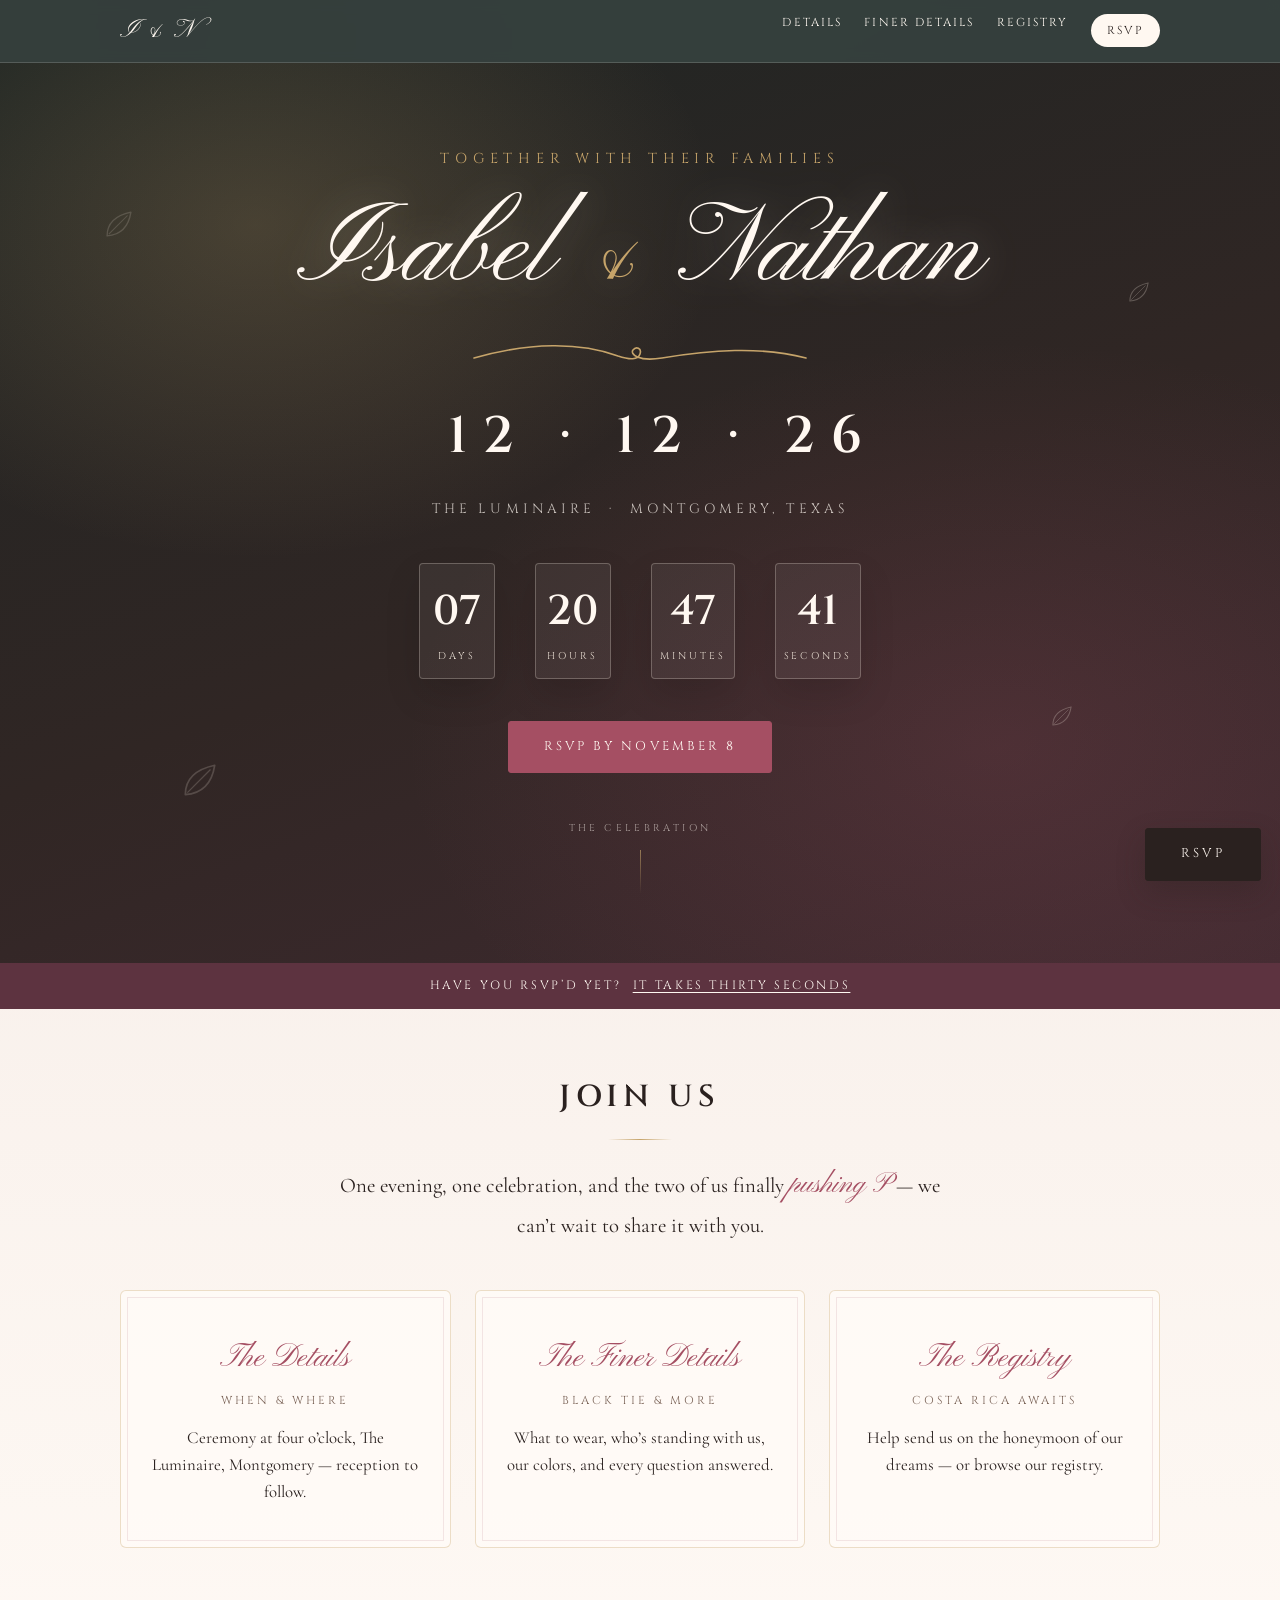
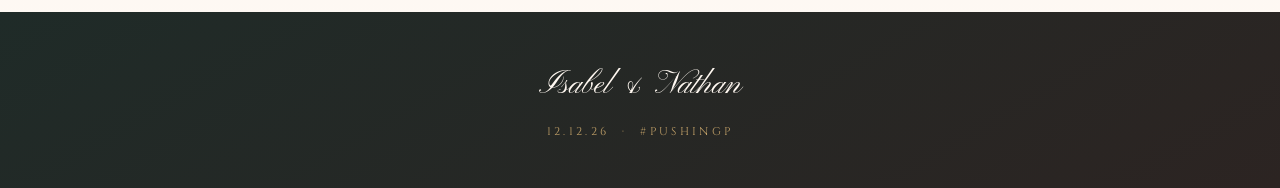
<file: index.html>
<!DOCTYPE html>
<html lang="en">
<head>
  <meta charset="UTF-8">
  <meta name="viewport" content="width=device-width, initial-scale=1.0">
  <title>Isabel &amp; Nathan · 12.12.26</title>
  <meta name="description" content="Isabel Rios and Nathan Phillips are getting married — December 12, 2026, Montgomery, Texas. #pushingP">
  <link rel="stylesheet" href="css/fonts.css">
  <link rel="stylesheet" href="css/style.css">
</head>
<body>

  <nav class="nav nav--dark">
    <div class="nav-inner">
      <a class="nav-monogram" href="index.html">I &amp; N</a>
      <div class="nav-links">
        <a href="details.html">Details</a>
        <a href="finer-details.html">Finer Details</a>
        <a href="registry.html">Registry</a>
        <a class="nav-rsvp" href="rsvp.html">RSVP</a>
      </div>
    </div>
  </nav>

  <!-- ============ THE REVEAL ============ -->
  <header class="reveal">
    <svg class="leaf" style="top:16%; left:8%;" viewBox="0 0 40 40" fill="none" aria-hidden="true"><path d="M6 34 Q 6 12, 34 6 Q 30 32, 6 34z" stroke="currentColor" stroke-width="1.6" stroke-linejoin="round"/><path d="M8 32 Q 18 22, 30 10" stroke="currentColor" stroke-width="1.2"/></svg>
    <svg class="leaf leaf--2" style="top:24%; right:10%;" viewBox="0 0 40 40" fill="none" aria-hidden="true"><path d="M6 34 Q 6 12, 34 6 Q 30 32, 6 34z" stroke="currentColor" stroke-width="1.6" stroke-linejoin="round"/><path d="M8 32 Q 18 22, 30 10" stroke="currentColor" stroke-width="1.2"/></svg>
    <svg class="leaf leaf--3" style="bottom:18%; left:14%;" viewBox="0 0 40 40" fill="none" aria-hidden="true"><path d="M6 34 Q 6 12, 34 6 Q 30 32, 6 34z" stroke="currentColor" stroke-width="1.6" stroke-linejoin="round"/><path d="M8 32 Q 18 22, 30 10" stroke="currentColor" stroke-width="1.2"/></svg>
    <svg class="leaf leaf--2" style="bottom:26%; right:16%;" viewBox="0 0 40 40" fill="none" aria-hidden="true"><path d="M6 34 Q 6 12, 34 6 Q 30 32, 6 34z" stroke="currentColor" stroke-width="1.6" stroke-linejoin="round"/><path d="M8 32 Q 18 22, 30 10" stroke="currentColor" stroke-width="1.2"/></svg>
    <p class="invite-line">Together with their families</p>

    <h1 class="names">Isabel <span class="amp">&amp;</span> Nathan</h1>

    <!-- hand-drawn flourish that draws itself in, like a Cricut pen stroke -->
    <svg class="flourish-draw" viewBox="0 0 340 40" fill="none" xmlns="http://www.w3.org/2000/svg" aria-hidden="true">
      <path d="M4 24 C 60 8, 110 8, 148 22 C 160 26, 168 26, 170 20 C 172 14, 166 12, 163 16 C 160 20, 168 28, 192 24 C 240 16, 290 12, 336 24"
            stroke="currentColor" stroke-width="1.6" stroke-linecap="round"/>
    </svg>

    <p class="date-reveal">12 · 12 · 26</p>
    <p class="venue-line">The Luminaire &nbsp;·&nbsp; Montgomery, Texas</p>

    <div class="countdown" data-countdown aria-label="Countdown to the wedding">
      <div class="unit"><div class="num" data-cd-days>—</div><div class="lbl">Days</div></div>
      <div class="unit"><div class="num" data-cd-hours>—</div><div class="lbl">Hours</div></div>
      <div class="unit"><div class="num" data-cd-mins>—</div><div class="lbl">Minutes</div></div>
      <div class="unit"><div class="num" data-cd-secs>—</div><div class="lbl">Seconds</div></div>
    </div>

    <div class="reveal-cta" data-rsvp-nudge>
      <a class="btn btn--berry" href="rsvp.html">RSVP by November 8</a>
    </div>

    <p class="scroll-cue">The Celebration</p>
  </header>

  <div class="rsvp-banner" data-rsvp-nudge>
    Have you RSVP&rsquo;d yet? &nbsp;<a href="rsvp.html">It takes thirty seconds</a>
  </div>

  <!-- ============ EXPLORE ============ -->
  <main class="section">
    <h2 class="section-title">Join Us</h2>
    <p class="section-lede">
      One evening, one celebration, and the two of us finally
      <span class="script-accent">pushing P</span> — we can&rsquo;t wait to share it with you.
    </p>

    <div class="explore">
      <a class="explore-card" href="details.html">
        <div class="card-script">The Details</div>
        <div class="card-caps">When &amp; Where</div>
        <p>Ceremony at four o&rsquo;clock, The Luminaire, Montgomery — reception to follow.</p>
      </a>
      <a class="explore-card" href="finer-details.html">
        <div class="card-script">The Finer Details</div>
        <div class="card-caps">Black Tie &amp; More</div>
        <p>What to wear, who&rsquo;s standing with us, our colors, and every question answered.</p>
      </a>
      <a class="explore-card" href="registry.html">
        <div class="card-script">The Registry</div>
        <div class="card-caps">Costa Rica Awaits</div>
        <p>Help send us on the honeymoon of our dreams — or browse our registry.</p>
      </a>
    </div>
  </main>

  <footer class="footer">
    <div class="f-script">Isabel &amp; Nathan</div>
    <div class="f-caps">12.12.26 &nbsp;·&nbsp; #pushingP</div>
  </footer>

  <a class="btn rsvp-fab" href="rsvp.html" data-rsvp-nudge>RSVP</a>

  <script src="js/config.js"></script>
  <script src="js/main.js"></script>
</body>
</html>
</file>
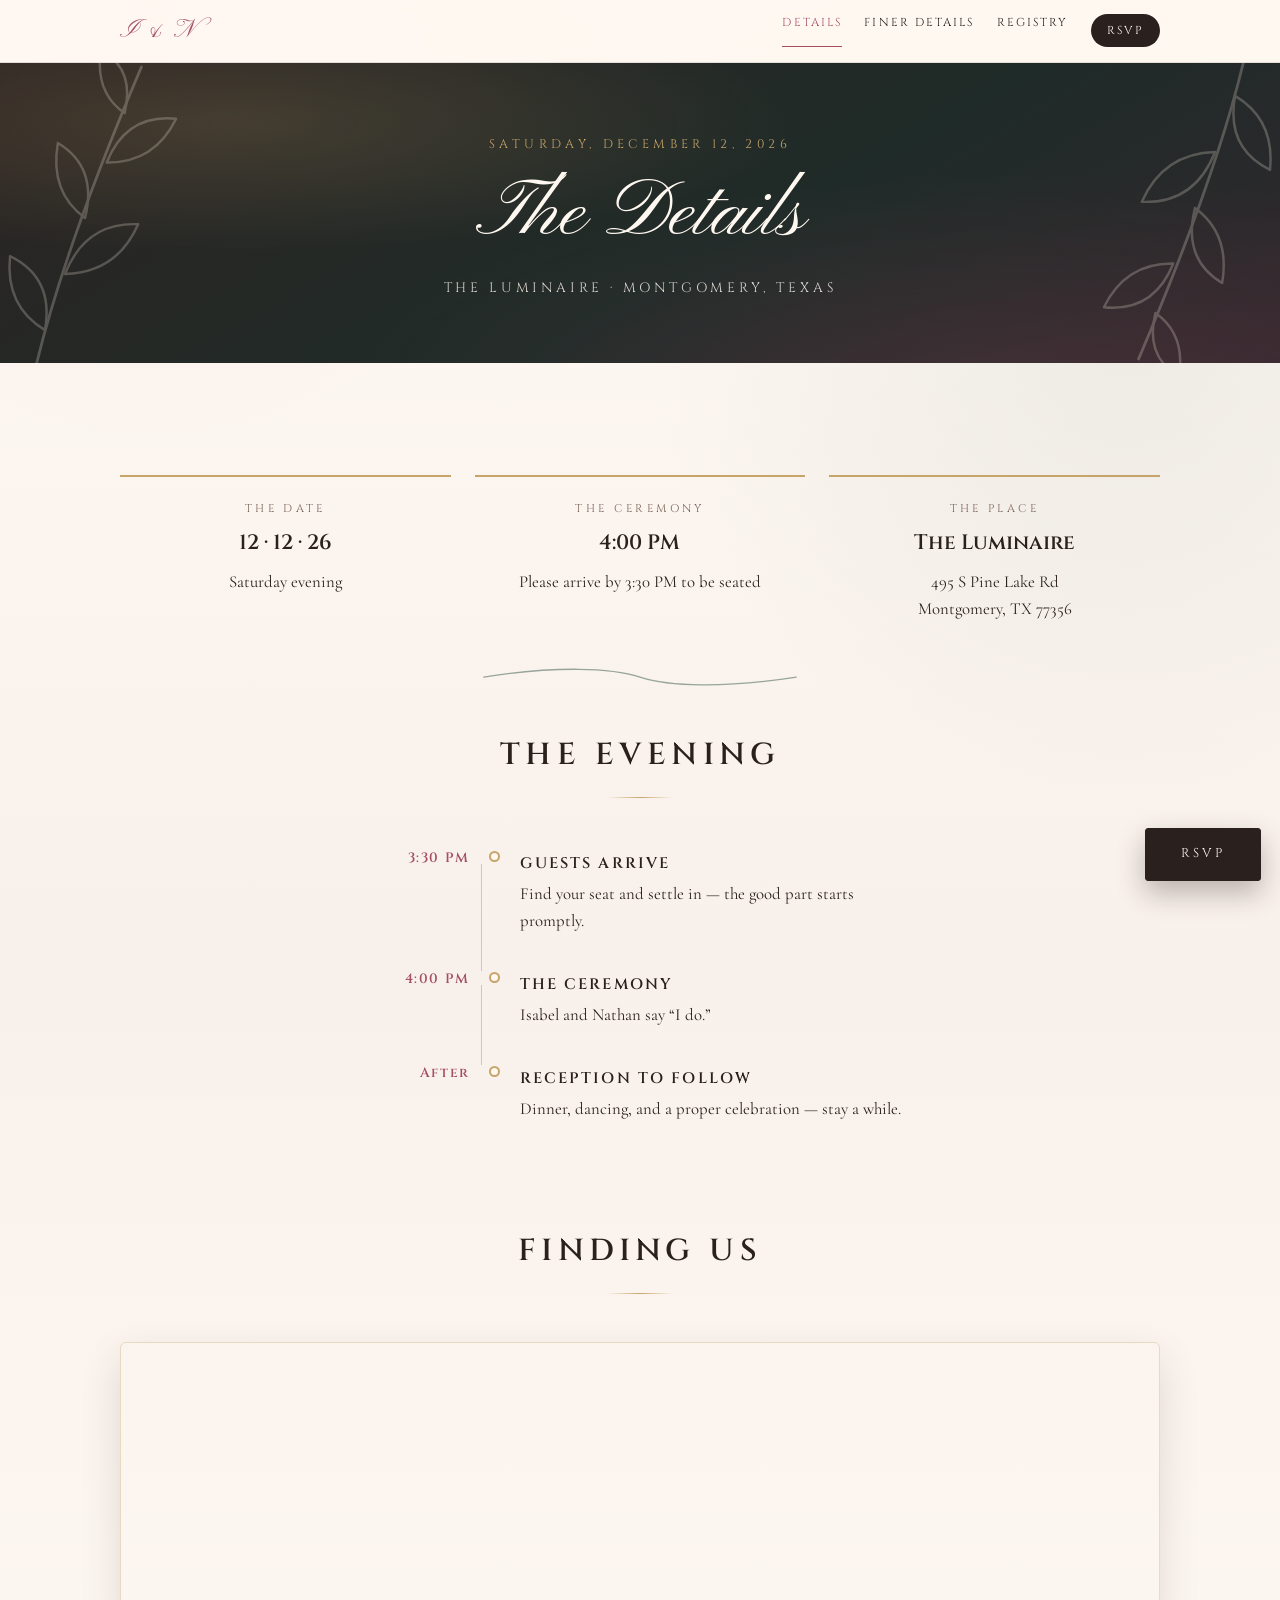
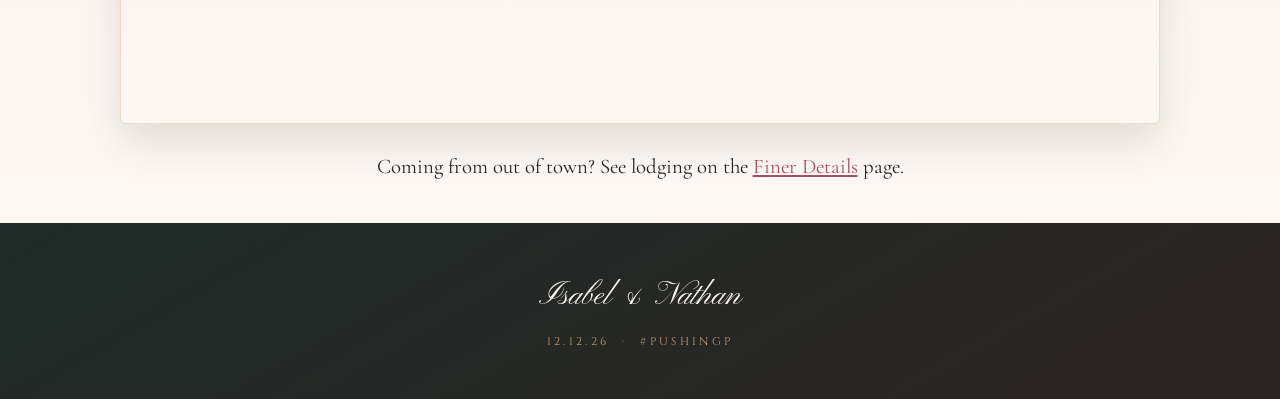
<file: details.html>
<!DOCTYPE html>
<html lang="en">
<head>
  <meta charset="UTF-8">
  <meta name="viewport" content="width=device-width, initial-scale=1.0">
  <title>The Details · Isabel &amp; Nathan</title>
  <link rel="stylesheet" href="css/fonts.css">
  <link rel="stylesheet" href="css/style.css">
</head>
<body>

  <nav class="nav">
    <div class="nav-inner">
      <a class="nav-monogram" href="index.html">I &amp; N</a>
      <div class="nav-links">
        <a href="details.html" aria-current="page">Details</a>
        <a href="finer-details.html">Finer Details</a>
        <a href="registry.html">Registry</a>
        <a class="nav-rsvp" href="rsvp.html">RSVP</a>
      </div>
    </div>
  </nav>

  <header class="page-hero">
    <svg class="hero-sprig hero-sprig--left" viewBox="0 0 120 200" fill="none" xmlns="http://www.w3.org/2000/svg" aria-hidden="true">
      <path d="M60 195 C 55 140, 58 75, 64 8" stroke="currentColor" stroke-width="1.6" stroke-linecap="round"/>
      <path d="M58 168 q-26 -6 -32 -34 q28 4 32 34z" stroke="currentColor" stroke-width="1.4" stroke-linejoin="round"/>
      <path d="M59 134 q28 -10 31 -40 q-29 8 -31 40z" stroke="currentColor" stroke-width="1.4" stroke-linejoin="round"/>
      <path d="M60 100 q-24 -8 -28 -36 q26 6 28 36z" stroke="currentColor" stroke-width="1.4" stroke-linejoin="round"/>
      <path d="M62 66 q26 -8 30 -36 q-28 6 -30 36z" stroke="currentColor" stroke-width="1.4" stroke-linejoin="round"/>
      <path d="M63 36 q-20 -6 -24 -30 q22 4 24 30z" stroke="currentColor" stroke-width="1.4" stroke-linejoin="round"/>
    </svg>
    <svg class="hero-sprig hero-sprig--right" viewBox="0 0 120 200" fill="none" xmlns="http://www.w3.org/2000/svg" aria-hidden="true">
      <path d="M60 195 C 55 140, 58 75, 64 8" stroke="currentColor" stroke-width="1.6" stroke-linecap="round"/>
      <path d="M58 168 q-26 -6 -32 -34 q28 4 32 34z" stroke="currentColor" stroke-width="1.4" stroke-linejoin="round"/>
      <path d="M59 134 q28 -10 31 -40 q-29 8 -31 40z" stroke="currentColor" stroke-width="1.4" stroke-linejoin="round"/>
      <path d="M60 100 q-24 -8 -28 -36 q26 6 28 36z" stroke="currentColor" stroke-width="1.4" stroke-linejoin="round"/>
      <path d="M62 66 q26 -8 30 -36 q-28 6 -30 36z" stroke="currentColor" stroke-width="1.4" stroke-linejoin="round"/>
      <path d="M63 36 q-20 -6 -24 -30 q22 4 24 30z" stroke="currentColor" stroke-width="1.4" stroke-linejoin="round"/>
    </svg>
    <p class="eyebrow">Saturday, December 12, 2026</p>
    <h1>The Details</h1>
    <p class="hero-sub">The Luminaire · Montgomery, Texas</p>
  </header>

  <main>
    <section class="section">
      <div class="detail-grid">
        <div class="detail-card">
          <div class="dc-label">The Date</div>
          <div class="dc-value">12 · 12 · 26</div>
          <p>Saturday evening</p>
        </div>
        <div class="detail-card">
          <div class="dc-label">The Ceremony</div>
          <div class="dc-value">4:00 PM</div>
          <p>Please arrive by 3:30 PM to be seated</p>
        </div>
        <div class="detail-card">
          <div class="dc-label">The Place</div>
          <div class="dc-value">The Luminaire</div>
          <p>495 S Pine Lake Rd<br>Montgomery, TX 77356</p>
        </div>
      </div>

      <svg class="flourish" viewBox="0 0 340 30" fill="none" aria-hidden="true">
        <path d="M4 16 C 80 4, 140 6, 170 16 C 200 26, 260 28, 336 16" stroke="currentColor" stroke-width="1.4" stroke-linecap="round"/>
      </svg>

      <h2 class="section-title">The Evening</h2>
      <div class="timeline">
        <div class="timeline-item">
          <div class="tl-time">3:30 PM</div>
          <div class="tl-dot" aria-hidden="true"></div>
          <div class="tl-body">
            <strong>Guests Arrive</strong>
            <p>Find your seat and settle in — the good part starts promptly.</p>
          </div>
        </div>
        <div class="timeline-item">
          <div class="tl-time">4:00 PM</div>
          <div class="tl-dot" aria-hidden="true"></div>
          <div class="tl-body">
            <strong>The Ceremony</strong>
            <p>Isabel and Nathan say &ldquo;I do.&rdquo;</p>
          </div>
        </div>
        <div class="timeline-item">
          <div class="tl-time">After</div>
          <div class="tl-dot" aria-hidden="true"></div>
          <div class="tl-body">
            <strong>Reception to Follow</strong>
            <p>Dinner, dancing, and a proper celebration — stay a while.</p>
          </div>
        </div>
      </div>
    </section>

    <section class="section section--tight">
      <h2 class="section-title">Finding Us</h2>
      <div class="map-wrap">
        <iframe
          title="Map to The Luminaire, 495 S Pine Lake Rd, Montgomery, TX 77356"
          src="https://www.google.com/maps?q=495%20S%20Pine%20Lake%20Rd%2C%20Montgomery%2C%20TX%2077356&output=embed"
          loading="lazy"
          referrerpolicy="no-referrer-when-downgrade"></iframe>
      </div>
      <p class="section-lede" style="margin-top:1.6rem;">
        Coming from out of town? See lodging on the
        <a href="finer-details.html#hotel">Finer Details</a> page.
      </p>
    </section>
  </main>

  <footer class="footer">
    <div class="f-script">Isabel &amp; Nathan</div>
    <div class="f-caps">12.12.26 &nbsp;·&nbsp; #pushingP</div>
  </footer>

  <a class="btn rsvp-fab" href="rsvp.html" data-rsvp-nudge>RSVP</a>

  <script src="js/config.js"></script>
  <script src="js/main.js"></script>
</body>
</html>
</file>
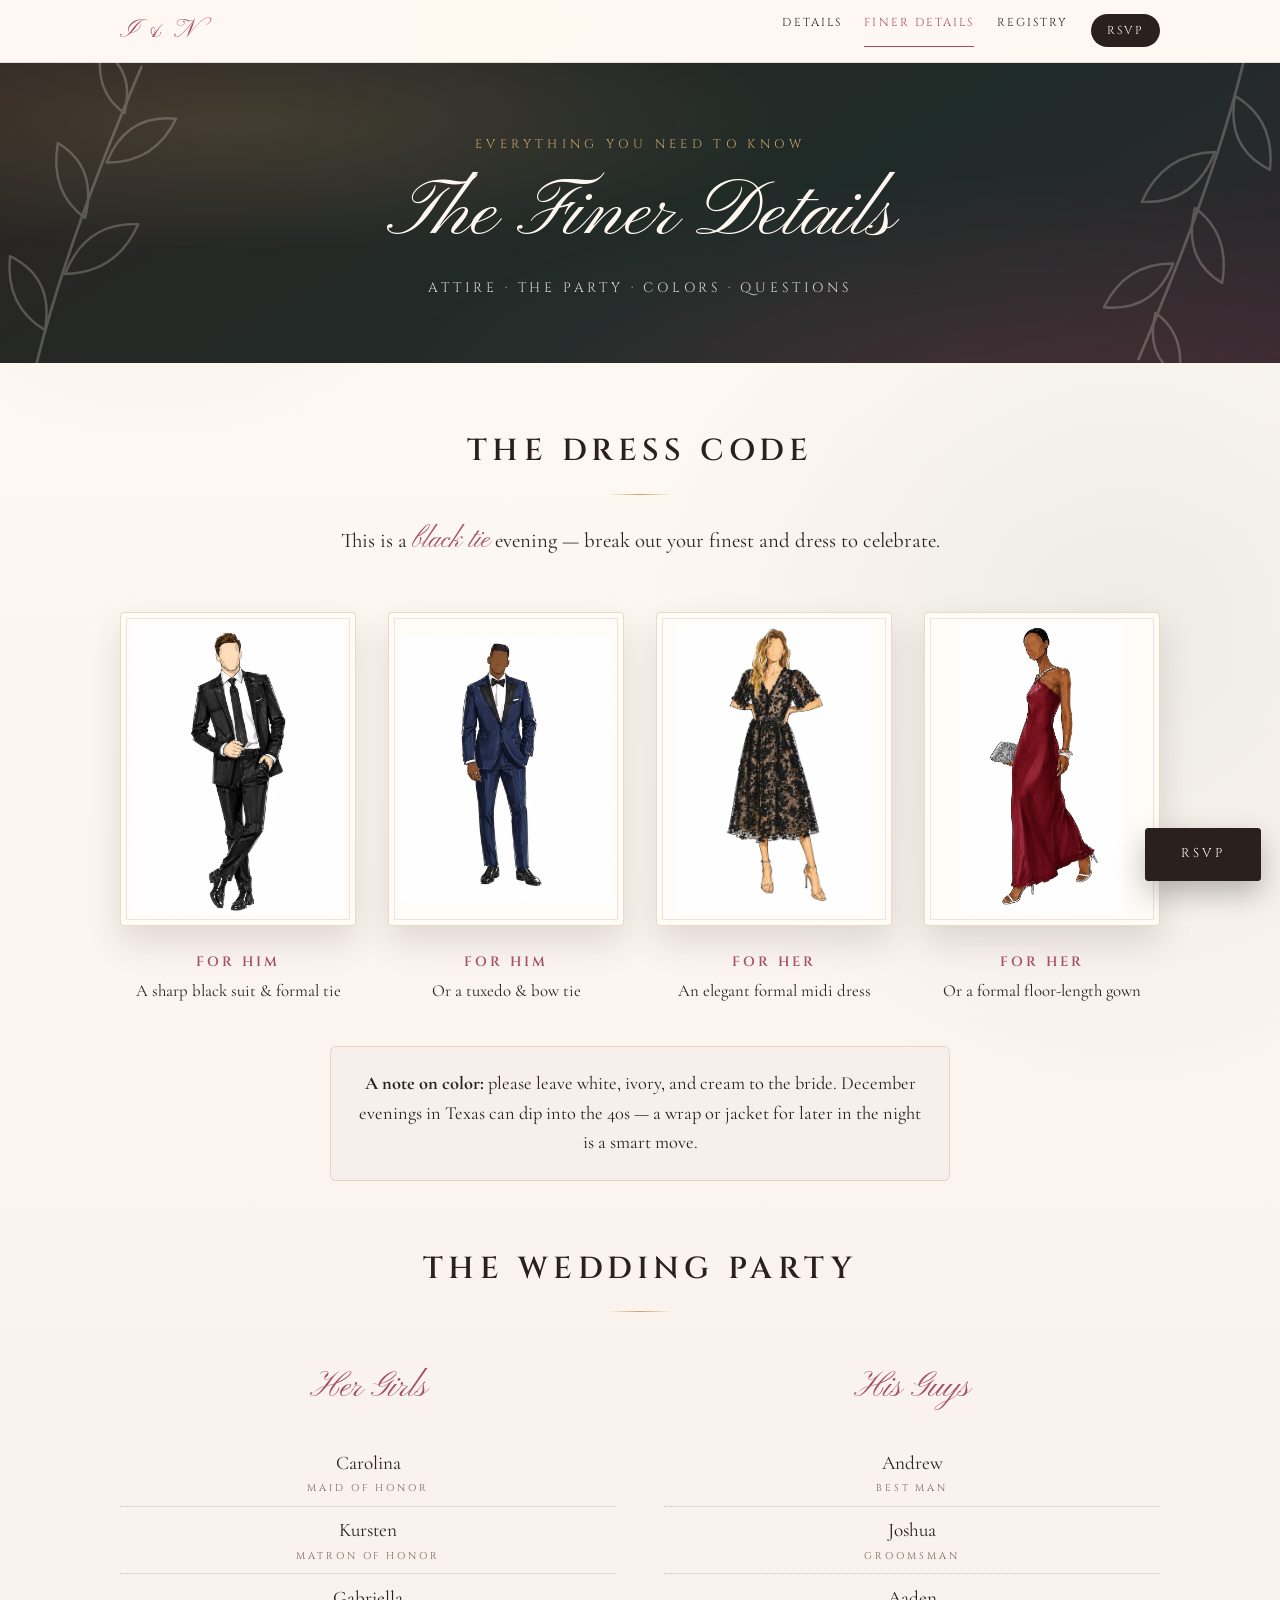
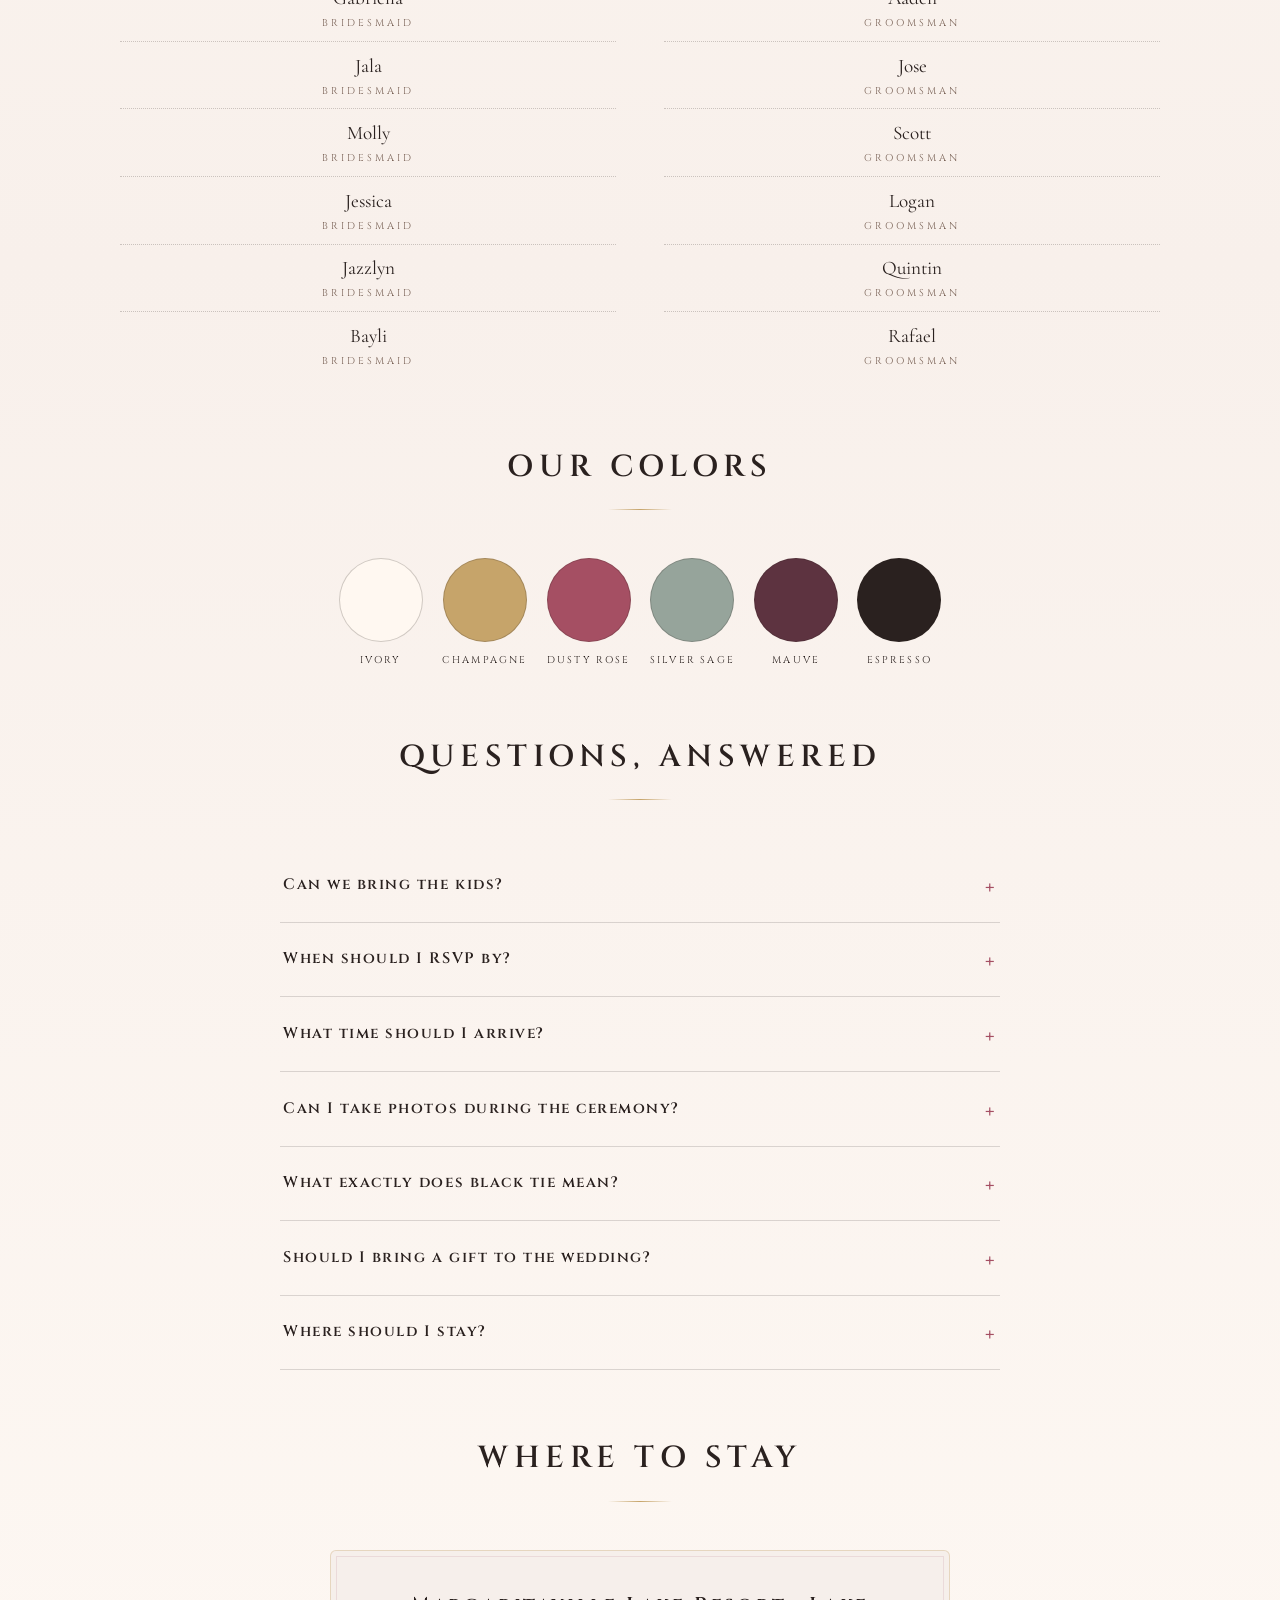
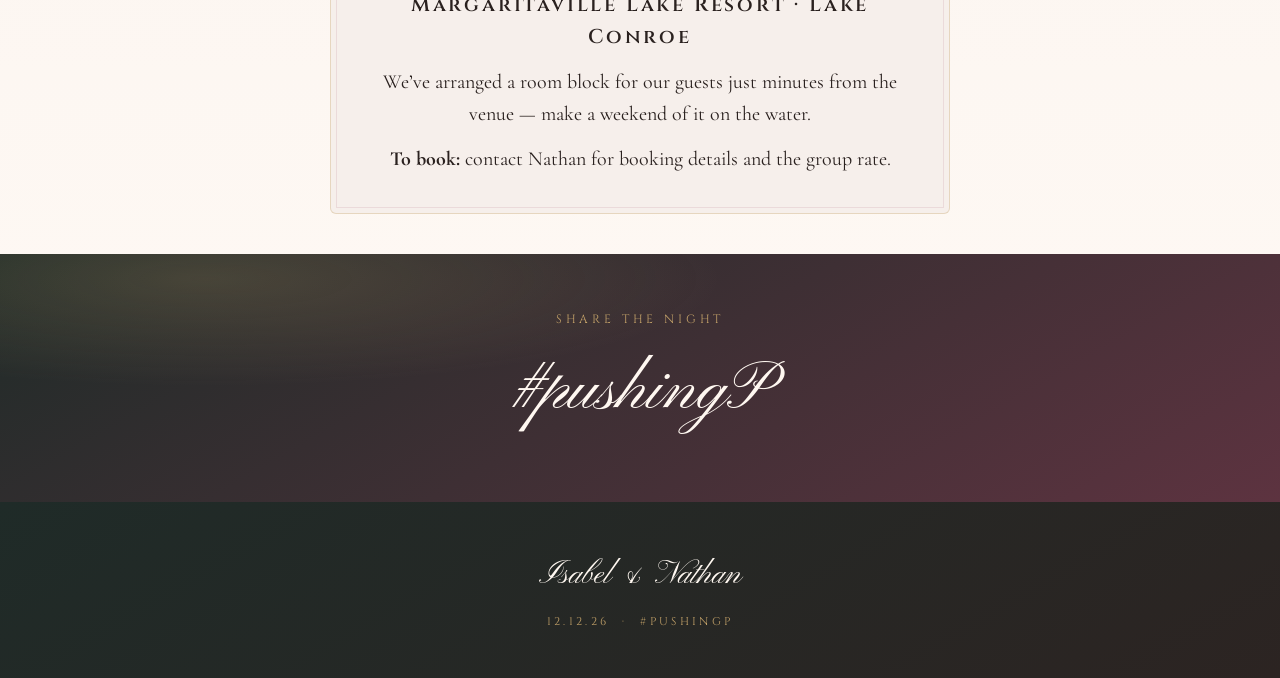
<file: finer-details.html>
<!DOCTYPE html>
<html lang="en">
<head>
  <meta charset="UTF-8">
  <meta name="viewport" content="width=device-width, initial-scale=1.0">
  <title>The Finer Details · Isabel &amp; Nathan</title>
  <link rel="stylesheet" href="css/fonts.css">
  <link rel="stylesheet" href="css/style.css">
</head>
<body>

  <nav class="nav">
    <div class="nav-inner">
      <a class="nav-monogram" href="index.html">I &amp; N</a>
      <div class="nav-links">
        <a href="details.html">Details</a>
        <a href="finer-details.html" aria-current="page">Finer Details</a>
        <a href="registry.html">Registry</a>
        <a class="nav-rsvp" href="rsvp.html">RSVP</a>
      </div>
    </div>
  </nav>

  <header class="page-hero">
    <svg class="hero-sprig hero-sprig--left" viewBox="0 0 120 200" fill="none" xmlns="http://www.w3.org/2000/svg" aria-hidden="true">
      <path d="M60 195 C 55 140, 58 75, 64 8" stroke="currentColor" stroke-width="1.6" stroke-linecap="round"/>
      <path d="M58 168 q-26 -6 -32 -34 q28 4 32 34z" stroke="currentColor" stroke-width="1.4" stroke-linejoin="round"/>
      <path d="M59 134 q28 -10 31 -40 q-29 8 -31 40z" stroke="currentColor" stroke-width="1.4" stroke-linejoin="round"/>
      <path d="M60 100 q-24 -8 -28 -36 q26 6 28 36z" stroke="currentColor" stroke-width="1.4" stroke-linejoin="round"/>
      <path d="M62 66 q26 -8 30 -36 q-28 6 -30 36z" stroke="currentColor" stroke-width="1.4" stroke-linejoin="round"/>
      <path d="M63 36 q-20 -6 -24 -30 q22 4 24 30z" stroke="currentColor" stroke-width="1.4" stroke-linejoin="round"/>
    </svg>
    <svg class="hero-sprig hero-sprig--right" viewBox="0 0 120 200" fill="none" xmlns="http://www.w3.org/2000/svg" aria-hidden="true">
      <path d="M60 195 C 55 140, 58 75, 64 8" stroke="currentColor" stroke-width="1.6" stroke-linecap="round"/>
      <path d="M58 168 q-26 -6 -32 -34 q28 4 32 34z" stroke="currentColor" stroke-width="1.4" stroke-linejoin="round"/>
      <path d="M59 134 q28 -10 31 -40 q-29 8 -31 40z" stroke="currentColor" stroke-width="1.4" stroke-linejoin="round"/>
      <path d="M60 100 q-24 -8 -28 -36 q26 6 28 36z" stroke="currentColor" stroke-width="1.4" stroke-linejoin="round"/>
      <path d="M62 66 q26 -8 30 -36 q-28 6 -30 36z" stroke="currentColor" stroke-width="1.4" stroke-linejoin="round"/>
      <path d="M63 36 q-20 -6 -24 -30 q22 4 24 30z" stroke="currentColor" stroke-width="1.4" stroke-linejoin="round"/>
    </svg>
    <p class="eyebrow">Everything You Need to Know</p>
    <h1>The Finer Details</h1>
    <p class="hero-sub">Attire · The Party · Colors · Questions</p>
  </header>

  <main>
    <!-- ============ DRESS CODE ============ -->
    <section class="section">
      <h2 class="section-title">The Dress Code</h2>
      <p class="section-lede">
        This is a <span class="script-accent">black tie</span> evening —
        break out your finest and dress to celebrate.
      </p>

      <div class="dresscode">
        <figure>
          <img class="attire-photo" src="assets/attire-him-1.jpg" alt="Illustration of a black formal suit with a necktie" loading="lazy">
          <figcaption>
            <strong>For Him</strong>
            <span>A sharp black suit &amp; formal tie</span>
          </figcaption>
        </figure>
        <figure>
          <img class="attire-photo" src="assets/attire-him-2.jpg" alt="Illustration of a midnight tuxedo with a bow tie" loading="lazy">
          <figcaption>
            <strong>For Him</strong>
            <span>Or a tuxedo &amp; bow tie</span>
          </figcaption>
        </figure>
        <figure>
          <img class="attire-photo" src="assets/attire-her-midi.png" alt="Illustration of an elegant black floral midi dress" loading="lazy">
          <figcaption>
            <strong>For Her</strong>
            <span>An elegant formal midi dress</span>
          </figcaption>
        </figure>
        <figure>
          <img class="attire-photo" src="assets/attire-her-2.jpg" alt="Illustration of an elegant formal slip gown" loading="lazy">
          <figcaption>
            <strong>For Her</strong>
            <span>Or a formal floor-length gown</span>
          </figcaption>
        </figure>
      </div>

      <div class="dress-note">
        <p><strong>A note on color:</strong> please leave white, ivory, and cream to the bride.
        December evenings in Texas can dip into the 40s — a wrap or jacket for later in the night is a smart move.</p>
      </div>
    </section>

    <!-- ============ WEDDING PARTY ============ -->
    <section class="section" style="padding-top:0;">
      <h2 class="section-title">The Wedding Party</h2>
      <div class="party-grid">
        <div class="party-col">
          <h3>Her Girls</h3>
          <ul>
            <li>Carolina <span class="role">Maid of Honor</span></li>
            <li>Kursten <span class="role">Matron of Honor</span></li>
            <li>Gabriella <span class="role">Bridesmaid</span></li>
            <li>Jala <span class="role">Bridesmaid</span></li>
            <li>Molly <span class="role">Bridesmaid</span></li>
            <li>Jessica <span class="role">Bridesmaid</span></li>
            <li>Jazzlyn <span class="role">Bridesmaid</span></li>
            <li>Bayli <span class="role">Bridesmaid</span></li>
          </ul>
        </div>
        <div class="party-col">
          <h3>His Guys</h3>
          <ul>
            <li>Andrew <span class="role">Best Man</span></li>
            <li>Joshua <span class="role">Groomsman</span></li>
            <li>Aaden <span class="role">Groomsman</span></li>
            <li>Jose <span class="role">Groomsman</span></li>
            <li>Scott <span class="role">Groomsman</span></li>
            <li>Logan <span class="role">Groomsman</span></li>
            <li>Quintin <span class="role">Groomsman</span></li>
            <li>Rafael <span class="role">Groomsman</span></li>
          </ul>
        </div>
      </div>
    </section>

    <!-- ============ COLORS ============ -->
    <section class="section" style="padding-top:0;">
      <h2 class="section-title">Our Colors</h2>
      <div class="palette">
        <div class="swatch"><div class="chip" style="background:#FFF8F1;"></div><div class="chip-name">Ivory</div></div>
        <div class="swatch"><div class="chip" style="background:#C6A46A;"></div><div class="chip-name">Champagne</div></div>
        <div class="swatch"><div class="chip" style="background:#A54F63;"></div><div class="chip-name">Dusty Rose</div></div>
        <div class="swatch"><div class="chip" style="background:#96A49B;"></div><div class="chip-name">Silver Sage</div></div>
        <div class="swatch"><div class="chip" style="background:#5D3340;"></div><div class="chip-name">Mauve</div></div>
        <div class="swatch"><div class="chip" style="background:#2A211F;"></div><div class="chip-name">Espresso</div></div>
      </div>
    </section>

    <!-- ============ FAQ ============ -->
    <section class="section" style="padding-top:0;">
      <h2 class="section-title">Questions, Answered</h2>
      <div class="faq">
        <details>
          <summary>Can we bring the kids?</summary>
          <p>Yes! Children are welcome — this is a family celebration. Just include everyone in your party count when you RSVP so we can plan seats and plates.</p>
        </details>
        <details>
          <summary>When should I RSVP by?</summary>
          <p>Please respond by <strong>November 8, 2026</strong>. The <a href="rsvp.html">RSVP form</a> takes about thirty seconds.</p>
        </details>
        <details>
          <summary>What time should I arrive?</summary>
          <p>Plan to arrive by <strong>3:30 PM</strong>. The ceremony begins promptly at 4:00 PM.</p>
        </details>
        <details>
          <summary>Can I take photos during the ceremony?</summary>
          <p>We&rsquo;re having an <strong>unplugged ceremony</strong> — we&rsquo;d love to see your faces, not your phones, while we say our vows. Our photographer will capture everything. Once the reception starts, snap away and tag <strong>#pushingP</strong>!</p>
        </details>
        <details>
          <summary>What exactly does black tie mean?</summary>
          <p>For him: a tuxedo or a dark, formal suit with a bow tie or formal necktie. For her: a floor-length gown or equally elegant formal evening wear. When in doubt, dress up rather than down — you won&rsquo;t be overdressed.</p>
        </details>
        <details>
          <summary>Should I bring a gift to the wedding?</summary>
          <p>Your presence is truly the present. If you&rsquo;d like to give, our <a href="registry.html">honeymoon fund and registry</a> can be found online — no need to carry anything to the venue.</p>
        </details>
        <details>
          <summary>Where should I stay?</summary>
          <p>We have a hotel block at Margaritaville Lake Conroe — details just below.</p>
        </details>
      </div>
    </section>

    <!-- ============ HOTEL ============ -->
    <section class="section section--tight" id="hotel" style="padding-top:0;">
      <h2 class="section-title">Where to Stay</h2>
      <div class="hotel-card">
        <h3>Margaritaville Lake Resort · Lake Conroe</h3>
        <p>We&rsquo;ve arranged a room block for our guests just minutes from the venue —
        make a weekend of it on the water.</p>
        <p><strong>To book:</strong> contact Nathan for booking details and the group rate.</p>
      </div>
    </section>

    <!-- ============ HASHTAG ============ -->
    <section class="hashtag-band">
      <p class="ht-label">Share the Night</p>
      <p class="ht">#pushingP</p>
    </section>
  </main>

  <footer class="footer">
    <div class="f-script">Isabel &amp; Nathan</div>
    <div class="f-caps">12.12.26 &nbsp;·&nbsp; #pushingP</div>
  </footer>

  <a class="btn rsvp-fab" href="rsvp.html" data-rsvp-nudge>RSVP</a>

  <script src="js/config.js"></script>
  <script src="js/main.js"></script>
</body>
</html>
</file>
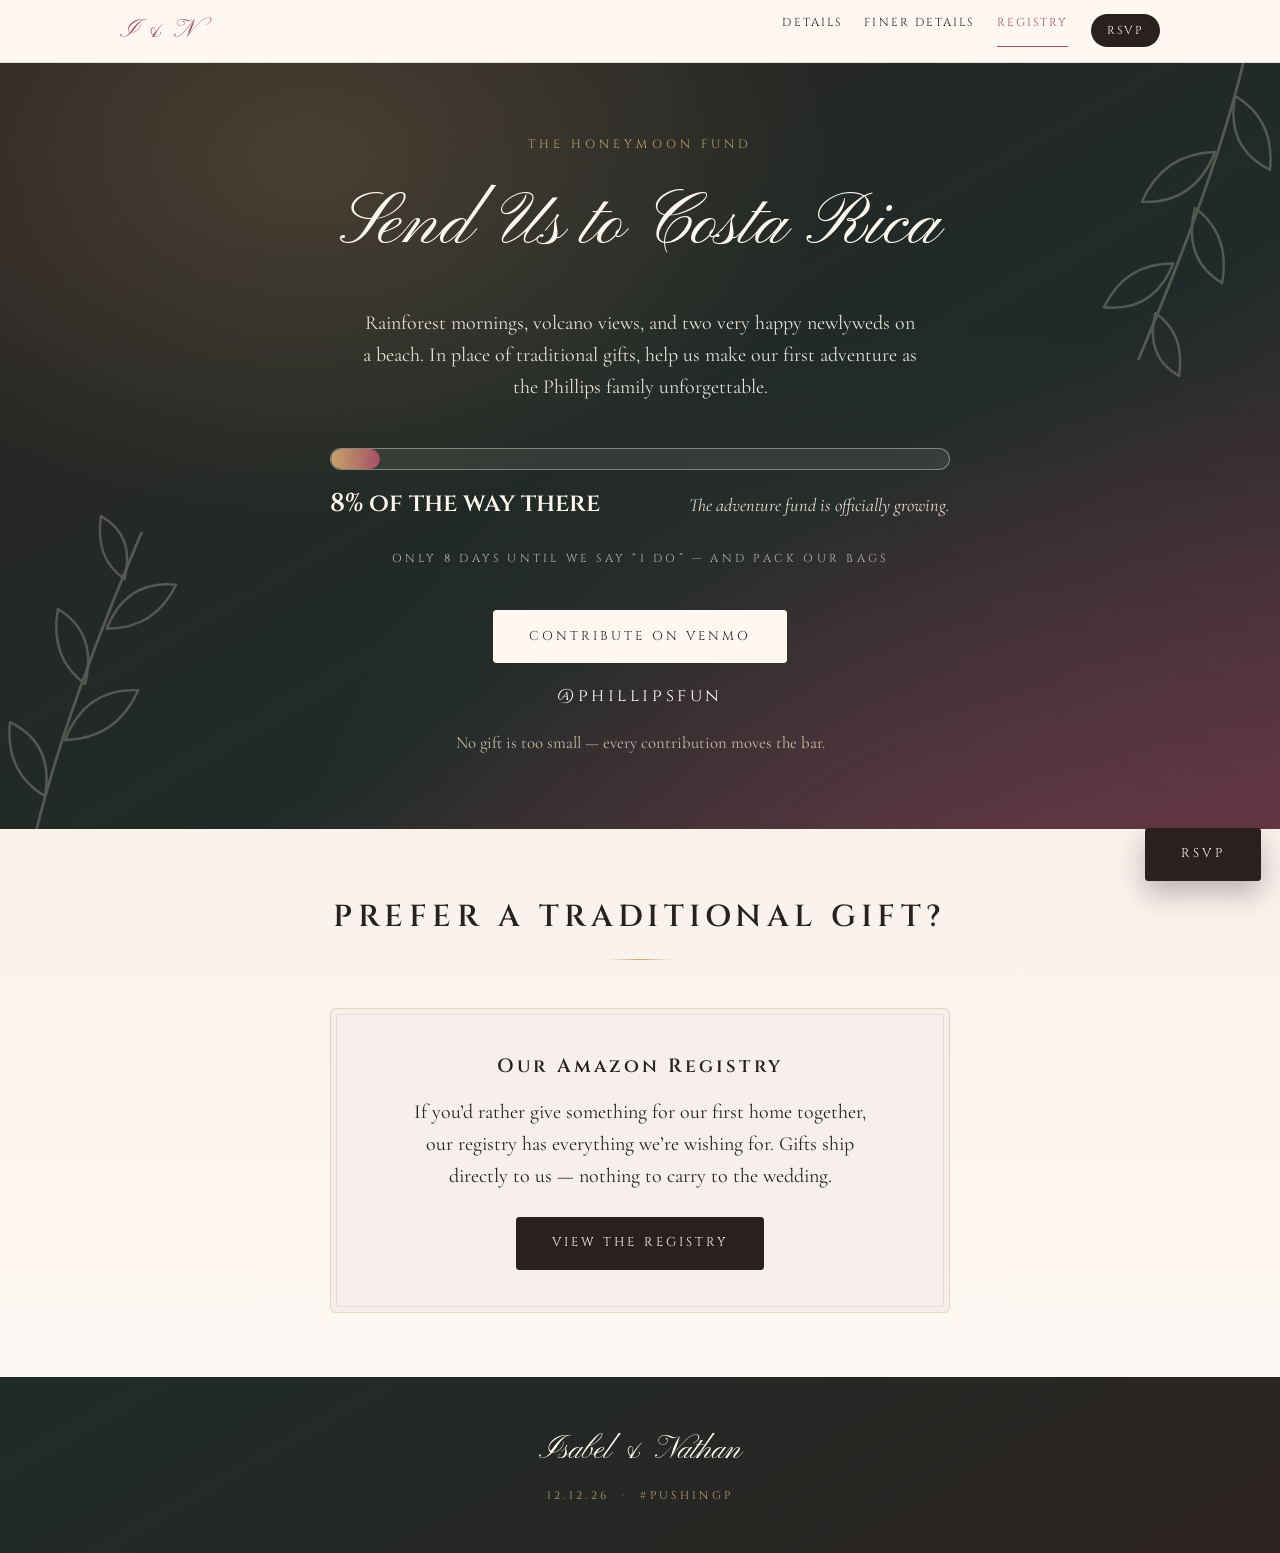
<file: registry.html>
<!DOCTYPE html>
<html lang="en">
<head>
  <meta charset="UTF-8">
  <meta name="viewport" content="width=device-width, initial-scale=1.0">
  <title>Registry &amp; Honeymoon · Isabel &amp; Nathan</title>
  <link rel="stylesheet" href="css/fonts.css">
  <link rel="stylesheet" href="css/style.css">
</head>
<body>

  <nav class="nav">
    <div class="nav-inner">
      <a class="nav-monogram" href="index.html">I &amp; N</a>
      <div class="nav-links">
        <a href="details.html">Details</a>
        <a href="finer-details.html">Finer Details</a>
        <a href="registry.html" aria-current="page">Registry</a>
        <a class="nav-rsvp" href="rsvp.html">RSVP</a>
      </div>
    </div>
  </nav>

  <!-- ============ HONEYMOON FUND (hero) ============ -->
  <header class="fund-hero">
    <svg class="hero-sprig hero-sprig--left" viewBox="0 0 120 200" fill="none" xmlns="http://www.w3.org/2000/svg" aria-hidden="true">
      <path d="M60 195 C 55 140, 58 75, 64 8" stroke="currentColor" stroke-width="1.6" stroke-linecap="round"/>
      <path d="M58 168 q-26 -6 -32 -34 q28 4 32 34z" stroke="currentColor" stroke-width="1.4" stroke-linejoin="round"/>
      <path d="M59 134 q28 -10 31 -40 q-29 8 -31 40z" stroke="currentColor" stroke-width="1.4" stroke-linejoin="round"/>
      <path d="M60 100 q-24 -8 -28 -36 q26 6 28 36z" stroke="currentColor" stroke-width="1.4" stroke-linejoin="round"/>
      <path d="M62 66 q26 -8 30 -36 q-28 6 -30 36z" stroke="currentColor" stroke-width="1.4" stroke-linejoin="round"/>
      <path d="M63 36 q-20 -6 -24 -30 q22 4 24 30z" stroke="currentColor" stroke-width="1.4" stroke-linejoin="round"/>
    </svg>
    <svg class="hero-sprig hero-sprig--right" viewBox="0 0 120 200" fill="none" xmlns="http://www.w3.org/2000/svg" aria-hidden="true">
      <path d="M60 195 C 55 140, 58 75, 64 8" stroke="currentColor" stroke-width="1.6" stroke-linecap="round"/>
      <path d="M58 168 q-26 -6 -32 -34 q28 4 32 34z" stroke="currentColor" stroke-width="1.4" stroke-linejoin="round"/>
      <path d="M59 134 q28 -10 31 -40 q-29 8 -31 40z" stroke="currentColor" stroke-width="1.4" stroke-linejoin="round"/>
      <path d="M60 100 q-24 -8 -28 -36 q26 6 28 36z" stroke="currentColor" stroke-width="1.4" stroke-linejoin="round"/>
      <path d="M62 66 q26 -8 30 -36 q-28 6 -30 36z" stroke="currentColor" stroke-width="1.4" stroke-linejoin="round"/>
      <path d="M63 36 q-20 -6 -24 -30 q22 4 24 30z" stroke="currentColor" stroke-width="1.4" stroke-linejoin="round"/>
    </svg>
    <p class="eyebrow">The Honeymoon Fund</p>
    <h1>Send Us to Costa Rica</h1>
    <p class="fund-copy">
      Rainforest mornings, volcano views, and two very happy newlyweds on a beach.
      In place of traditional gifts, help us make our first adventure as
      the Phillips family unforgettable.
    </p>

    <div class="thermo-wrap">
      <div class="thermo-track" role="progressbar" aria-label="Honeymoon fund progress"
           aria-valuemin="0" aria-valuemax="100" aria-valuenow="0" id="thermoBar">
        <div class="thermo-fill" id="thermoFill"></div>
      </div>
      <div class="thermo-meta">
        <div class="thermo-percent"><span id="thermoPercent">–</span>% of the way there</div>
        <div class="thermo-milestone" id="thermoMilestone">Every bit gets us closer.</div>
      </div>
      <p class="fund-days" id="fundDays"></p>
    </div>

    <div class="venmo-block">
      <a class="btn btn--light" href="https://venmo.com/u/phillipsfun" target="_blank" rel="noopener">
        Contribute on Venmo
      </a>
      <div class="venmo-handle">@phillipsfun</div>
      <p style="font-size:1.05rem; color:rgba(244,235,205,0.75); max-width:420px;">
        No gift is too small — every contribution moves the bar.
      </p>
    </div>
  </header>

  <!-- ============ AMAZON REGISTRY ============ -->
  <main class="section">
    <h2 class="section-title">Prefer a Traditional Gift?</h2>
    <div class="registry-card">
      <h3>Our Amazon Registry</h3>
      <p>If you&rsquo;d rather give something for our first home together,
      our registry has everything we&rsquo;re wishing for.
      Gifts ship directly to us — nothing to carry to the wedding.</p>
      <a class="btn" href="https://www.amazon.com/wedding/share/nateandisa" target="_blank" rel="noopener">
        View the Registry
      </a>
    </div>
  </main>

  <footer class="footer">
    <div class="f-script">Isabel &amp; Nathan</div>
    <div class="f-caps">12.12.26 &nbsp;·&nbsp; #pushingP</div>
  </footer>

  <a class="btn rsvp-fab" href="rsvp.html" data-rsvp-nudge>RSVP</a>

  <script src="js/config.js"></script>
  <script src="js/main.js"></script>
  <script src="js/fund.js"></script>
</body>
</html>
</file>
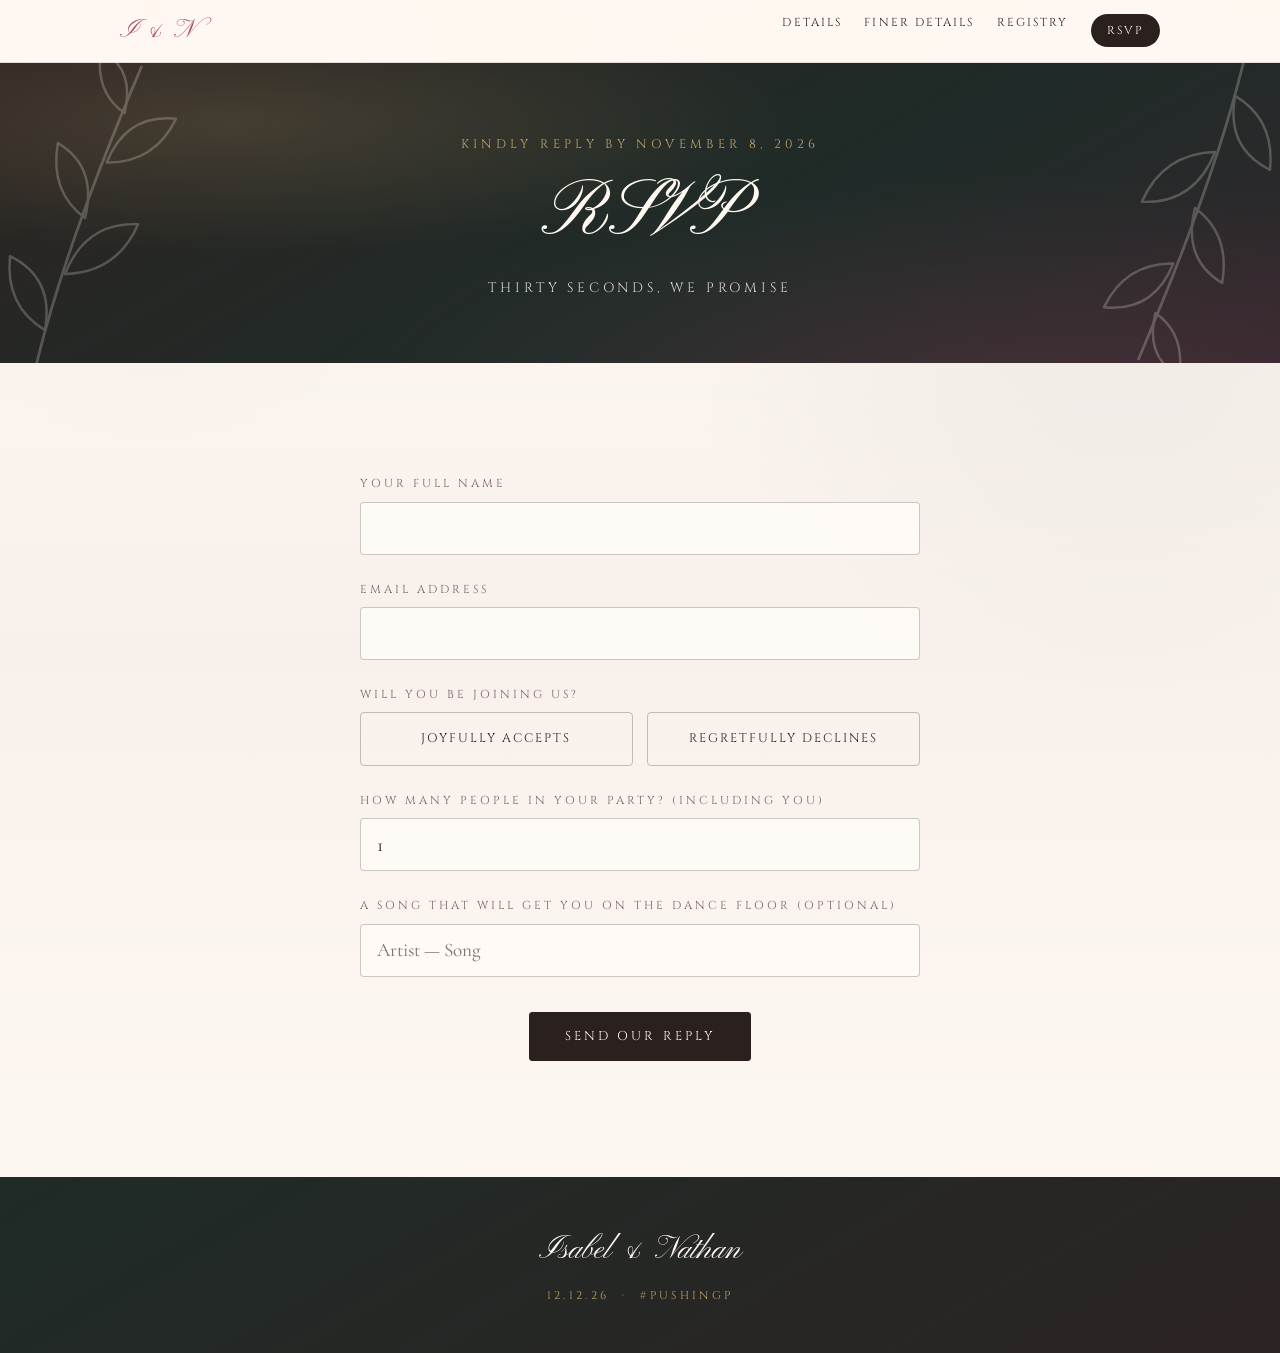
<file: rsvp.html>
<!DOCTYPE html>
<html lang="en">
<head>
  <meta charset="UTF-8">
  <meta name="viewport" content="width=device-width, initial-scale=1.0">
  <title>RSVP · Isabel &amp; Nathan</title>
  <link rel="stylesheet" href="css/fonts.css">
  <link rel="stylesheet" href="css/style.css">
</head>
<body>

  <nav class="nav">
    <div class="nav-inner">
      <a class="nav-monogram" href="index.html">I &amp; N</a>
      <div class="nav-links">
        <a href="details.html">Details</a>
        <a href="finer-details.html">Finer Details</a>
        <a href="registry.html">Registry</a>
        <a class="nav-rsvp" href="rsvp.html" aria-current="page">RSVP</a>
      </div>
    </div>
  </nav>

  <header class="page-hero">
    <svg class="hero-sprig hero-sprig--left" viewBox="0 0 120 200" fill="none" xmlns="http://www.w3.org/2000/svg" aria-hidden="true">
      <path d="M60 195 C 55 140, 58 75, 64 8" stroke="currentColor" stroke-width="1.6" stroke-linecap="round"/>
      <path d="M58 168 q-26 -6 -32 -34 q28 4 32 34z" stroke="currentColor" stroke-width="1.4" stroke-linejoin="round"/>
      <path d="M59 134 q28 -10 31 -40 q-29 8 -31 40z" stroke="currentColor" stroke-width="1.4" stroke-linejoin="round"/>
      <path d="M60 100 q-24 -8 -28 -36 q26 6 28 36z" stroke="currentColor" stroke-width="1.4" stroke-linejoin="round"/>
      <path d="M62 66 q26 -8 30 -36 q-28 6 -30 36z" stroke="currentColor" stroke-width="1.4" stroke-linejoin="round"/>
      <path d="M63 36 q-20 -6 -24 -30 q22 4 24 30z" stroke="currentColor" stroke-width="1.4" stroke-linejoin="round"/>
    </svg>
    <svg class="hero-sprig hero-sprig--right" viewBox="0 0 120 200" fill="none" xmlns="http://www.w3.org/2000/svg" aria-hidden="true">
      <path d="M60 195 C 55 140, 58 75, 64 8" stroke="currentColor" stroke-width="1.6" stroke-linecap="round"/>
      <path d="M58 168 q-26 -6 -32 -34 q28 4 32 34z" stroke="currentColor" stroke-width="1.4" stroke-linejoin="round"/>
      <path d="M59 134 q28 -10 31 -40 q-29 8 -31 40z" stroke="currentColor" stroke-width="1.4" stroke-linejoin="round"/>
      <path d="M60 100 q-24 -8 -28 -36 q26 6 28 36z" stroke="currentColor" stroke-width="1.4" stroke-linejoin="round"/>
      <path d="M62 66 q26 -8 30 -36 q-28 6 -30 36z" stroke="currentColor" stroke-width="1.4" stroke-linejoin="round"/>
      <path d="M63 36 q-20 -6 -24 -30 q22 4 24 30z" stroke="currentColor" stroke-width="1.4" stroke-linejoin="round"/>
    </svg>
    <p class="eyebrow">Kindly Reply by November 8, 2026</p>
    <h1>RSVP</h1>
    <p class="hero-sub">Thirty seconds, we promise</p>
  </header>

  <main class="section">
    <!-- Form -->
    <form class="rsvp-form" id="rsvpForm" novalidate>
      <div class="form-field">
        <label for="fullName">Your full name</label>
        <input type="text" id="fullName" name="name" autocomplete="name" required>
      </div>

      <div class="form-field">
        <label for="email">Email address</label>
        <input type="email" id="email" name="email" autocomplete="email" required>
      </div>

      <div class="form-field">
        <label id="attendLabel">Will you be joining us?</label>
        <div class="attend-choice" role="radiogroup" aria-labelledby="attendLabel">
          <span>
            <input type="radio" id="attendYes" name="attending" value="Joyfully accepts" required>
            <label for="attendYes">Joyfully accepts</label>
          </span>
          <span>
            <input type="radio" id="attendNo" name="attending" value="Regretfully declines">
            <label for="attendNo">Regretfully declines</label>
          </span>
        </div>
      </div>

      <div class="form-field" id="countField">
        <label for="count">How many people in your party? (including you)</label>
        <input type="number" id="count" name="count" min="1" max="12" value="1" inputmode="numeric">
      </div>

      <div class="form-field" id="songField">
        <label for="song">A song that will get you on the dance floor (optional)</label>
        <input type="text" id="song" name="song" placeholder="Artist — Song">
      </div>

      <div class="form-submit">
        <button class="btn" type="submit" id="submitBtn">Send Our Reply</button>
      </div>
      <p class="form-status" id="formStatus" role="status" aria-live="polite"></p>
    </form>

    <!-- Thank-you (hidden until submitted) -->
    <div class="rsvp-thanks hidden" id="rsvpThanks">
      <p class="big-script">Thank you!</p>
      <p>Your reply is in — we can&rsquo;t wait to celebrate with you on
      <strong>December 12, 2026</strong>.</p>
      <p style="margin-top:1.6rem;">
        <a class="btn btn--ghost" href="registry.html">Visit the Honeymoon Fund</a>
      </p>
    </div>
  </main>

  <footer class="footer">
    <div class="f-script">Isabel &amp; Nathan</div>
    <div class="f-caps">12.12.26 &nbsp;·&nbsp; #pushingP</div>
  </footer>

  <script src="js/config.js"></script>
  <script src="js/main.js"></script>
  <script src="js/rsvp.js"></script>
</body>
</html>
</file>
<file: css/fonts.css>
/* Self-hosted fonts — no external dependency, load instantly */
@font-face {
  font-family: "Pinyon Script";
  font-style: normal;
  font-weight: 400;
  font-display: swap;
  src: url("../assets/fonts/pinyon-script-latin-400-normal.woff2") format("woff2");
}
@font-face {
  font-family: "Cinzel";
  font-style: normal;
  font-weight: 400;
  font-display: swap;
  src: url("../assets/fonts/cinzel-latin-400-normal.woff2") format("woff2");
}
@font-face {
  font-family: "Cinzel";
  font-style: normal;
  font-weight: 600;
  font-display: swap;
  src: url("../assets/fonts/cinzel-latin-600-normal.woff2") format("woff2");
}
@font-face {
  font-family: "Cormorant Garamond";
  font-style: normal;
  font-weight: 400;
  font-display: swap;
  src: url("../assets/fonts/cormorant-garamond-latin-400-normal.woff2") format("woff2");
}
@font-face {
  font-family: "Cormorant Garamond";
  font-style: normal;
  font-weight: 500;
  font-display: swap;
  src: url("../assets/fonts/cormorant-garamond-latin-500-normal.woff2") format("woff2");
}
@font-face {
  font-family: "Cormorant Garamond";
  font-style: normal;
  font-weight: 700;
  font-display: swap;
  src: url("../assets/fonts/cormorant-garamond-latin-700-normal.woff2") format("woff2");
}
@font-face {
  font-family: "Cormorant Garamond";
  font-style: italic;
  font-weight: 400;
  font-display: swap;
  src: url("../assets/fonts/cormorant-garamond-latin-400-italic.woff2") format("woff2");
}
</file>
<file: css/style.css>
/* ============================================================
   Isabel & Nathan · 12.12.26 · #pushingP
   Palette + type tokens
   ============================================================ */
:root {
  --cream: #FFF8F1;
  --olive: #7A6357;
  --wine: #A54F63;
  --sage: #96A49B;
  --plum: #5D3340;
  --ink: #2A211F;
  --olive-deep: #4B3A34;
  --forest: #1F2B28;
  --sage-light: #E8DDD2;
  --sage-wash: #F6EFEB;
  --paper: #FFFCF8;
  --champagne: #C6A46A;
  --rose-wash: #F4E3E4;
  --shadow: rgba(63, 45, 42, 0.14);

  --font-script: "Pinyon Script", cursive;
  --font-caps: "Cinzel", serif;
  --font-body: "Cormorant Garamond", serif;

  --max: 1080px;
}

* { margin: 0; padding: 0; box-sizing: border-box; }

html { scroll-behavior: smooth; }

body {
  font-family: var(--font-body);
  font-size: 1.25rem;
  line-height: 1.6;
  color: var(--ink);
  background-color: var(--cream);
  background-image:
    radial-gradient(circle at 12% 0%, rgba(165, 79, 99, 0.09), transparent 28rem),
    radial-gradient(circle at 88% 16%, rgba(150, 164, 155, 0.14), transparent 30rem),
    linear-gradient(180deg, #fffaf4 0%, #f8f0eb 48%, #fffaf5 100%);
}

img, svg { max-width: 100%; }

a { color: var(--wine); }

/* ------------------------------------------------------------
   Navigation
   ------------------------------------------------------------ */
.nav {
  position: sticky;
  top: 0;
  z-index: 50;
  background: rgba(255, 248, 241, 0.92);
  backdrop-filter: blur(6px);
  border-bottom: 1px solid rgba(42, 33, 31, 0.12);
}
.nav-inner {
  max-width: var(--max);
  margin: 0 auto;
  padding: 0.9rem 1.25rem;
  display: flex;
  align-items: center;
  justify-content: space-between;
  gap: 1rem;
  flex-wrap: wrap;
}
.nav-monogram {
  font-family: var(--font-script);
  font-size: 1.7rem;
  color: var(--wine);
  text-decoration: none;
  line-height: 1;
}
.nav-links {
  display: flex;
  gap: 1.4rem;
  flex-wrap: wrap;
}
.nav-links a {
  font-family: var(--font-caps);
  font-size: 0.72rem;
  letter-spacing: 0.18em;
  text-transform: uppercase;
  text-decoration: none;
  color: var(--ink);
  padding-bottom: 2px;
  border-bottom: 1px solid transparent;
  transition: color 0.2s, border-color 0.2s;
}
.nav-links a:hover,
.nav-links a[aria-current="page"] {
  color: var(--wine);
  border-color: var(--wine);
}
.nav-links a.nav-rsvp {
  color: var(--cream);
  background: var(--ink);
  padding: 0.45rem 1rem;
  border-radius: 999px;
  border: none;
}
.nav-links a.nav-rsvp:hover { background: var(--wine); }

/* Dark nav variant (home) */
.nav--dark {
  background: rgba(31, 43, 40, 0.9);
  border-bottom-color: rgba(255, 248, 241, 0.16);
}
.nav--dark .nav-monogram { color: var(--cream); }
.nav--dark .nav-links a { color: var(--cream); }
.nav--dark .nav-links a:hover { color: var(--sage-light); border-color: var(--champagne); }
.nav--dark .nav-links a.nav-rsvp { background: var(--cream); color: var(--ink); }

/* ------------------------------------------------------------
   Page scaffolding
   ------------------------------------------------------------ */
.page-hero {
  position: relative;
  overflow: hidden;
  background:
    radial-gradient(ellipse at 18% 20%, rgba(198, 164, 106, 0.18), transparent 38%),
    radial-gradient(ellipse at 80% 115%, rgba(165, 79, 99, 0.2), transparent 48%),
    linear-gradient(150deg, #2c2422 0%, var(--forest) 58%, #38252e 120%);
  color: var(--cream);
  text-align: center;
  padding: 4.5rem 1.25rem 4rem;
}
.hero-sprig {
  position: absolute;
  width: clamp(120px, 18vw, 210px);
  color: var(--sage-light);
  opacity: 0.26;
  pointer-events: none;
}
.hero-sprig--left  { left: -20px;  bottom: -30px; transform: rotate(18deg); }
.hero-sprig--right { right: -20px; top: -30px;    transform: rotate(198deg); }
.page-hero .eyebrow {
  font-family: var(--font-caps);
  font-size: 0.78rem;
  letter-spacing: 0.35em;
  text-transform: uppercase;
  color: var(--champagne);
  margin-bottom: 1rem;
}
.page-hero h1 {
  font-family: var(--font-script);
  font-weight: 400;
  font-size: clamp(3rem, 8vw, 5rem);
  line-height: 1.1;
}
.page-hero .hero-sub {
  font-family: var(--font-caps);
  font-size: 0.85rem;
  letter-spacing: 0.28em;
  text-transform: uppercase;
  margin-top: 1.2rem;
  color: rgba(255, 248, 241, 0.82);
}

.section {
  max-width: var(--max);
  margin: 0 auto;
  padding: 4rem 1.25rem;
}
.section--tight { padding-top: 2.5rem; padding-bottom: 2.5rem; }

.section-title {
  font-family: var(--font-caps);
  font-weight: 600;
  font-size: clamp(1.4rem, 3.5vw, 1.9rem);
  letter-spacing: 0.18em;
  text-transform: uppercase;
  text-align: center;
  color: var(--ink);
}
.section-title::after {
  content: "";
  display: block;
  width: 64px;
  height: 1px;
  background: linear-gradient(90deg, transparent, var(--champagne), transparent);
  margin: 1.1rem auto 0;
}
.section-lede {
  text-align: center;
  max-width: 620px;
  margin: 1.5rem auto 0;
  font-size: 1.3rem;
}
.script-accent {
  font-family: var(--font-script);
  color: var(--wine);
  font-size: 1.35em;
}

/* Ornamental divider (drawn-line motif) */
.flourish {
  display: block;
  margin: 2.5rem auto;
  width: min(320px, 70%);
  color: var(--sage);
}

/* ------------------------------------------------------------
   Buttons
   ------------------------------------------------------------ */
.btn {
  display: inline-block;
  font-family: var(--font-caps);
  font-size: 0.8rem;
  letter-spacing: 0.24em;
  text-transform: uppercase;
  text-decoration: none;
  text-align: center;
  color: var(--cream);
  background: var(--ink);
  border: 1px solid var(--ink);
  border-radius: 3px;
  padding: 0.95rem 2.2rem;
  cursor: pointer;
  transition: background 0.2s, color 0.2s, transform 0.15s;
}
.btn:hover { background: var(--wine); border-color: var(--wine); transform: translateY(-1px); }
.btn--berry { background: var(--wine); border-color: var(--wine); }
.btn--berry:hover { background: var(--plum); border-color: var(--plum); }
.btn--ghost {
  background: transparent;
  color: var(--ink);
}
.btn--ghost:hover { background: var(--ink); color: var(--cream); }
.btn--light {
  background: var(--cream);
  border-color: var(--cream);
  color: var(--ink);
}
.btn--light:hover { background: var(--champagne); border-color: var(--champagne); color: var(--ink); }

/* ------------------------------------------------------------
   HOME — the reveal
   ------------------------------------------------------------ */
.reveal {
  position: relative;
  min-height: 100svh;
  background:
    radial-gradient(ellipse at 20% 18%, rgba(198, 164, 106, 0.22), transparent 32%),
    radial-gradient(ellipse at 78% 76%, rgba(165, 79, 99, 0.2), transparent 42%),
    linear-gradient(160deg, #1f2523 0%, #302624 54%, #4b2d38 130%);
  color: var(--cream);
  display: flex;
  flex-direction: column;
  align-items: center;
  justify-content: center;
  text-align: center;
  padding: 5rem 1.25rem 4rem;
  overflow: hidden;
}

.reveal .invite-line {
  font-family: var(--font-caps);
  font-size: clamp(0.7rem, 2vw, 0.9rem);
  letter-spacing: 0.4em;
  text-transform: uppercase;
  color: var(--champagne);
  opacity: 0;
  animation: fadeUp 1.2s ease 0.4s forwards;
}

.reveal .names {
  font-family: var(--font-script);
  font-weight: 400;
  font-size: clamp(3.2rem, 11vw, 7rem);
  line-height: 1.15;
  margin: 1.2rem 0 0.4rem;
  opacity: 0;
  filter: blur(8px);
  animation: inkIn 2.2s ease 1.2s forwards;
}
.reveal .names { text-shadow: 0 0 44px rgba(244, 235, 205, 0.28); }
.reveal .names .amp {
  color: var(--champagne);
  font-size: 0.7em;
}
/* drifting leaves — quiet ambient motion */
.leaf {
  position: absolute;
  width: 34px;
  color: var(--sage-light);
  opacity: 0.18;
  animation: drift 14s ease-in-out infinite;
  pointer-events: none;
}
.leaf--2 { animation-duration: 18s; animation-delay: -6s; width: 26px; opacity: 0.28; }
.leaf--3 { animation-duration: 22s; animation-delay: -12s; width: 42px; opacity: 0.2; }
@keyframes drift {
  0%   { transform: translate(0, 0) rotate(0deg); }
  25%  { transform: translate(26px, 34px) rotate(24deg); }
  50%  { transform: translate(-12px, 66px) rotate(-14deg); }
  75%  { transform: translate(-32px, 30px) rotate(10deg); }
  100% { transform: translate(0, 0) rotate(0deg); }
}

.reveal .flourish-draw {
  width: min(340px, 72vw);
  color: var(--champagne);
  margin: 0.6rem 0 1.4rem;
}
.flourish-draw path {
  stroke-dasharray: 600;
  stroke-dashoffset: 600;
  animation: draw 2.4s ease 2.6s forwards;
}

.reveal .date-reveal {
  font-family: var(--font-caps);
  font-weight: 600;
  font-size: clamp(1.6rem, 6vw, 3.2rem);
  letter-spacing: 0.9em;
  padding-left: 0.9em; /* balance the trailing tracking */
  opacity: 0;
  animation: dateIn 2s ease 4.2s forwards;
}
.reveal .venue-line {
  font-family: var(--font-caps);
  font-size: clamp(0.7rem, 2vw, 0.85rem);
  letter-spacing: 0.3em;
  text-transform: uppercase;
  color: rgba(255, 248, 241, 0.72);
  margin-top: 1.3rem;
  opacity: 0;
  animation: fadeUp 1.4s ease 5.4s forwards;
}

.countdown {
  display: flex;
  gap: clamp(1rem, 4vw, 2.5rem);
  justify-content: center;
  margin-top: 2.6rem;
  opacity: 0;
  animation: fadeUp 1.4s ease 6s forwards;
}
.countdown .unit {
  min-width: 76px;
  padding: 0.9rem 0.5rem 0.8rem;
  border: 1px solid rgba(232, 221, 210, 0.28);
  border-radius: 4px;
  background: rgba(255, 248, 241, 0.06);
  box-shadow: 0 16px 36px rgba(0, 0, 0, 0.12);
}
.countdown .num {
  font-family: var(--font-caps);
  font-size: clamp(1.7rem, 5vw, 2.6rem);
  font-weight: 600;
  color: var(--cream);
}
.countdown .lbl {
  font-family: var(--font-caps);
  font-size: 0.62rem;
  letter-spacing: 0.3em;
  text-transform: uppercase;
  color: var(--sage-light);
  margin-top: 0.3rem;
}

.reveal .reveal-cta {
  margin-top: 2.6rem;
  opacity: 0;
  animation: fadeUp 1.4s ease 6.6s forwards;
}

.scroll-cue {
  margin-top: 3rem;
  font-family: var(--font-caps);
  font-size: 0.62rem;
  letter-spacing: 0.34em;
  text-transform: uppercase;
  color: rgba(255, 248, 241, 0.56);
  opacity: 0;
  animation: fadeUp 1.4s ease 7s forwards;
}
.scroll-cue::after {
  content: "";
  display: block;
  width: 1px;
  height: 44px;
  background: linear-gradient(rgba(198, 164, 106, 0.65), transparent);
  margin: 0.8rem auto 0;
}

@keyframes fadeUp {
  from { opacity: 0; transform: translateY(14px); }
  to   { opacity: 1; transform: translateY(0); }
}
@keyframes inkIn {
  from { opacity: 0; filter: blur(8px); transform: scale(0.98); }
  to   { opacity: 1; filter: blur(0);  transform: scale(1); }
}
@keyframes draw { to { stroke-dashoffset: 0; } }
@keyframes dateIn {
  0%   { opacity: 0; letter-spacing: 0.9em; }
  100% { opacity: 1; letter-spacing: 0.32em; }
}

/* Home explore cards */
.explore {
  display: grid;
  grid-template-columns: repeat(auto-fit, minmax(240px, 1fr));
  gap: 1.5rem;
  margin-top: 3rem;
}
.explore-card {
  display: block;
  text-decoration: none;
  color: var(--ink);
  background: rgba(255, 252, 248, 0.78);
  border: 1px solid rgba(198, 164, 106, 0.34);
  outline: 1px solid rgba(165, 79, 99, 0.13);
  outline-offset: -8px;
  border-radius: 6px;
  padding: 2.6rem 1.9rem;
  text-align: center;
  transition: transform 0.2s, box-shadow 0.2s, border-color 0.2s;
}
.explore-card:hover {
  transform: translateY(-4px);
  box-shadow: 0 18px 40px var(--shadow);
  border-color: rgba(165, 79, 99, 0.42);
}
.explore-card .card-script {
  font-family: var(--font-script);
  font-size: 2rem;
  color: var(--wine);
}
.explore-card .card-caps {
  font-family: var(--font-caps);
  font-size: 0.72rem;
  letter-spacing: 0.26em;
  text-transform: uppercase;
  margin-top: 0.5rem;
  color: var(--olive);
}
.explore-card p { margin-top: 0.9rem; font-size: 1.05rem; }

/* ------------------------------------------------------------
   RSVP nudges
   ------------------------------------------------------------ */
.rsvp-fab {
  position: fixed;
  right: 1.2rem;
  bottom: 1.2rem;
  z-index: 60;
  box-shadow: 0 12px 28px rgba(42, 33, 31, 0.3);
}
.rsvp-banner {
  background: var(--plum);
  color: var(--cream);
  text-align: center;
  padding: 0.85rem 1.25rem;
  font-family: var(--font-caps);
  font-size: 0.75rem;
  letter-spacing: 0.22em;
  text-transform: uppercase;
}
.rsvp-banner a { color: var(--cream); text-decoration: underline; text-underline-offset: 3px; }
.hidden { display: none !important; }

/* ------------------------------------------------------------
   DETAILS page
   ------------------------------------------------------------ */
.detail-grid {
  display: grid;
  grid-template-columns: repeat(auto-fit, minmax(230px, 1fr));
  gap: 1.5rem;
  margin-top: 3rem;
  text-align: center;
}
.detail-card {
  border-top: 2px solid var(--champagne);
  padding-top: 1.4rem;
}
.detail-card .dc-label {
  font-family: var(--font-caps);
  font-size: 0.7rem;
  letter-spacing: 0.3em;
  text-transform: uppercase;
  color: var(--olive);
}
.detail-card .dc-value {
  font-family: var(--font-caps);
  font-size: 1.3rem;
  font-weight: 600;
  margin-top: 0.6rem;
  color: var(--ink);
}
.detail-card p { margin-top: 0.5rem; font-size: 1.05rem; }

.timeline {
  max-width: 560px;
  margin: 3rem auto 0;
}
.timeline-item {
  display: grid;
  grid-template-columns: 110px 24px 1fr;
  align-items: start;
  gap: 0.8rem;
  padding-bottom: 2rem;
  position: relative;
}
.timeline-item:last-child { padding-bottom: 0; }
.timeline-item::before {
  content: "";
  position: absolute;
  left: 121px;
  top: 18px;
  bottom: -4px;
  width: 1px;
  background: rgba(42, 33, 31, 0.2);
}
.timeline-item:last-child::before { display: none; }
.tl-time {
  font-family: var(--font-caps);
  font-size: 0.85rem;
  font-weight: 600;
  letter-spacing: 0.12em;
  color: var(--wine);
  text-align: right;
  padding-top: 2px;
}
.tl-dot {
  width: 11px;
  height: 11px;
  border-radius: 50%;
  background: var(--cream);
  border: 2px solid var(--champagne);
  margin-top: 5px;
  justify-self: center;
  z-index: 1;
}
.tl-body strong {
  font-family: var(--font-caps);
  font-weight: 600;
  font-size: 0.95rem;
  letter-spacing: 0.14em;
  text-transform: uppercase;
  color: var(--ink);
}
.tl-body p { font-size: 1.05rem; margin-top: 0.2rem; }

.map-wrap {
  margin-top: 3rem;
  border: 1px solid rgba(198, 164, 106, 0.34);
  border-radius: 6px;
  overflow: hidden;
  box-shadow: 0 18px 42px var(--shadow);
}
.map-wrap iframe {
  display: block;
  width: 100%;
  height: 380px;
  border: 0;
}

/* ------------------------------------------------------------
   FINER DETAILS page
   ------------------------------------------------------------ */
.dresscode {
  display: grid;
  grid-template-columns: repeat(auto-fit, minmax(210px, 1fr));
  gap: 2rem;
  margin-top: 3rem;
  text-align: center;
}
.dresscode figure svg {
  width: min(220px, 60vw);
  color: var(--wine);
  display: none;
}
.dresscode figure.no-photo svg { display: inline-block; }
.attire-photo {
  width: 100%;
  max-width: 280px;
  aspect-ratio: 3 / 4;
  object-fit: contain;
  background: var(--paper);
  border: 1px solid rgba(198, 164, 106, 0.38);
  outline: 1px solid rgba(165, 79, 99, 0.16);
  outline-offset: -7px;
  border-radius: 4px;
  padding: 10px;
  box-shadow: 0 16px 34px var(--shadow);
  transition: transform 0.25s ease, box-shadow 0.25s ease;
}
.dresscode figure:hover .attire-photo {
  transform: translateY(-5px) rotate(-0.6deg);
  box-shadow: 0 22px 42px rgba(63, 45, 42, 0.2);
}
.dresscode figure.no-photo .attire-photo { display: none; }
.dresscode figcaption {
  margin-top: 1rem;
}
.dresscode figcaption strong {
  font-family: var(--font-caps);
  font-size: 0.85rem;
  letter-spacing: 0.24em;
  text-transform: uppercase;
  color: var(--wine);
  display: block;
}
.dresscode figcaption span { font-size: 1.05rem; }

.dress-note {
  max-width: 620px;
  margin: 2.5rem auto 0;
  text-align: center;
  font-size: 1.15rem;
  border: 1px solid rgba(198, 164, 106, 0.34);
  border-radius: 6px;
  padding: 1.4rem 1.6rem;
  background: var(--sage-wash);
}

.party-grid {
  display: grid;
  grid-template-columns: repeat(auto-fit, minmax(280px, 1fr));
  gap: 3rem;
  margin-top: 3rem;
}
.party-col h3 {
  font-family: var(--font-script);
  font-weight: 400;
  font-size: 2.2rem;
  color: var(--wine);
  text-align: center;
}
.party-col ul {
  list-style: none;
  margin-top: 1.4rem;
  text-align: center;
}
.party-col li {
  padding: 0.55rem 0;
  border-bottom: 1px dotted rgba(42, 33, 31, 0.22);
  font-size: 1.2rem;
}
.party-col li:last-child { border-bottom: none; }
.party-col li .role {
  display: block;
  font-family: var(--font-caps);
  font-size: 0.62rem;
  letter-spacing: 0.3em;
  text-transform: uppercase;
  color: var(--olive);
  margin-top: 0.15rem;
}

.palette {
  display: flex;
  justify-content: center;
  gap: 1.2rem;
  flex-wrap: wrap;
  margin-top: 3rem;
}
.swatch { text-align: center; }
.swatch .chip {
  width: 84px;
  height: 84px;
  border-radius: 50%;
  border: 1px solid rgba(42, 33, 31, 0.22);
  margin: 0 auto;
}
.swatch .chip-name {
  font-family: var(--font-caps);
  font-size: 0.62rem;
  letter-spacing: 0.22em;
  text-transform: uppercase;
  margin-top: 0.7rem;
  color: var(--ink);
}

.faq {
  max-width: 720px;
  margin: 3rem auto 0;
}
.faq details {
  border-bottom: 1px solid rgba(42, 33, 31, 0.16);
  padding: 1.1rem 0.2rem;
}
.faq summary {
  font-family: var(--font-caps);
  font-weight: 600;
  font-size: 0.95rem;
  letter-spacing: 0.1em;
  cursor: pointer;
  color: var(--ink);
  list-style: none;
  display: flex;
  justify-content: space-between;
  align-items: center;
  gap: 1rem;
}
.faq summary::-webkit-details-marker { display: none; }
.faq summary::after {
  content: "+";
  font-family: var(--font-body);
  font-size: 1.5rem;
  color: var(--wine);
  transition: transform 0.2s;
}
.faq details[open] summary::after { transform: rotate(45deg); }
.faq details p { margin-top: 0.8rem; font-size: 1.12rem; }

.hotel-card {
  max-width: 620px;
  margin: 3rem auto 0;
  text-align: center;
  border: 1px solid rgba(198, 164, 106, 0.34);
  outline: 1px solid rgba(165, 79, 99, 0.13);
  outline-offset: -7px;
  border-radius: 6px;
  padding: 2.4rem 1.8rem;
  background: var(--sage-wash);
}
.hotel-card h3 {
  font-family: var(--font-caps);
  font-weight: 600;
  letter-spacing: 0.14em;
  font-size: 1.25rem;
  color: var(--ink);
}
.hotel-card p { margin-top: 0.8rem; }

.hashtag-band {
  background:
    radial-gradient(ellipse at 16% 10%, rgba(198, 164, 106, 0.2), transparent 34%),
    linear-gradient(150deg, var(--forest), var(--plum));
  color: var(--cream);
  text-align: center;
  padding: 3.5rem 1.25rem;
}
.hashtag-band .ht-label {
  font-family: var(--font-caps);
  font-size: 0.75rem;
  letter-spacing: 0.32em;
  text-transform: uppercase;
  color: var(--champagne);
}
.hashtag-band .ht {
  font-family: var(--font-script);
  font-size: clamp(2.6rem, 8vw, 4.2rem);
  margin-top: 0.6rem;
}

/* ------------------------------------------------------------
   RSVP page
   ------------------------------------------------------------ */
.rsvp-form {
  max-width: 560px;
  margin: 3rem auto 0;
}
.form-field { margin-bottom: 1.6rem; }
.form-field label {
  display: block;
  font-family: var(--font-caps);
  font-size: 0.72rem;
  letter-spacing: 0.26em;
  text-transform: uppercase;
  color: var(--olive);
  margin-bottom: 0.5rem;
}
.form-field input[type="text"],
.form-field input[type="email"],
.form-field input[type="number"],
.form-field select {
  width: 100%;
  font-family: var(--font-body);
  font-size: 1.2rem;
  color: var(--ink);
  background: rgba(255, 252, 248, 0.82);
  border: 1px solid rgba(42, 33, 31, 0.24);
  border-radius: 4px;
  padding: 0.85rem 1rem;
}
.form-field input:focus,
.form-field select:focus {
  outline: 2px solid rgba(165, 79, 99, 0.32);
  outline-offset: 1px;
  border-color: var(--wine);
}
.attend-choice {
  display: grid;
  grid-template-columns: 1fr 1fr;
  gap: 0.9rem;
}
.attend-choice input { position: absolute; opacity: 0; pointer-events: none; }
.attend-choice label {
  display: block;
  text-align: center;
  font-family: var(--font-caps);
  font-size: 0.78rem;
  letter-spacing: 0.16em;
  text-transform: uppercase;
  color: var(--ink);
  border: 1px solid rgba(42, 33, 31, 0.26);
  border-radius: 4px;
  padding: 1rem 0.6rem;
  cursor: pointer;
  margin-bottom: 0;
  transition: background 0.15s, color 0.15s, border-color 0.15s;
}
.attend-choice input:checked + label {
  background: var(--ink);
  border-color: var(--ink);
  color: var(--cream);
}
.attend-choice input:focus-visible + label { outline: 2px solid rgba(165, 79, 99, 0.32); }
.form-submit { text-align: center; margin-top: 2.2rem; }
.form-status {
  text-align: center;
  margin-top: 1.4rem;
  font-size: 1.15rem;
  min-height: 1.6em;
}
.form-status.ok { color: var(--olive); }
.form-status.err { color: var(--wine); }

.rsvp-thanks {
  max-width: 560px;
  margin: 3rem auto 0;
  text-align: center;
}
.rsvp-thanks .big-script {
  font-family: var(--font-script);
  font-size: clamp(2.6rem, 7vw, 3.6rem);
  color: var(--wine);
}
.rsvp-thanks p { margin-top: 1rem; }

/* ------------------------------------------------------------
   REGISTRY / FUND page
   ------------------------------------------------------------ */
.fund-hero {
  position: relative;
  overflow: hidden;
  background:
    radial-gradient(ellipse at 24% 12%, rgba(198, 164, 106, 0.2), transparent 38%),
    radial-gradient(ellipse at 76% 118%, rgba(165, 79, 99, 0.22), transparent 50%),
    linear-gradient(150deg, #2c2422, var(--forest) 60%, var(--plum));
  color: var(--cream);
  text-align: center;
  padding: 4.5rem 1.25rem 4.5rem;
}
.fund-hero .eyebrow {
  font-family: var(--font-caps);
  font-size: 0.75rem;
  letter-spacing: 0.34em;
  text-transform: uppercase;
  color: var(--champagne);
}
.fund-hero h1 {
  font-family: var(--font-script);
  font-weight: 400;
  font-size: clamp(2.8rem, 8vw, 4.6rem);
  margin-top: 0.8rem;
}
.fund-hero .fund-copy {
  max-width: 560px;
  margin: 1.4rem auto 0;
  font-size: 1.25rem;
  color: rgba(255, 248, 241, 0.88);
}

.thermo-wrap { max-width: 620px; margin: 2.8rem auto 0; }
.thermo-track {
  height: 22px;
  border-radius: 999px;
  border: 1px solid rgba(255, 248, 241, 0.38);
  background: rgba(255, 248, 241, 0.08);
  overflow: hidden;
}
.thermo-fill {
  height: 100%;
  width: 0%;
  border-radius: 999px;
  background: linear-gradient(90deg, var(--champagne), var(--wine));
  transition: width 1.8s cubic-bezier(0.22, 1, 0.36, 1);
}
.thermo-meta {
  display: flex;
  justify-content: space-between;
  align-items: baseline;
  gap: 1rem;
  margin-top: 0.9rem;
  flex-wrap: wrap;
}
.thermo-percent {
  font-family: var(--font-caps);
  font-size: 1.6rem;
  font-weight: 600;
  color: var(--cream);
}
.thermo-milestone {
  font-family: var(--font-body);
  font-style: italic;
  font-size: 1.15rem;
  color: var(--sage-light);
}
.fund-days {
  font-family: var(--font-caps);
  font-size: 0.72rem;
  letter-spacing: 0.28em;
  text-transform: uppercase;
  color: rgba(255, 248, 241, 0.68);
  margin-top: 1.6rem;
}

.venmo-block {
  margin-top: 2.6rem;
  display: flex;
  flex-direction: column;
  align-items: center;
  gap: 1.2rem;
}
.venmo-handle {
  font-family: var(--font-caps);
  font-size: 1.1rem;
  letter-spacing: 0.2em;
  color: var(--cream);
}
.venmo-qr {
  width: 148px;
  height: 148px;
  background: var(--cream);
  border-radius: 6px;
  padding: 8px;
}

.registry-card {
  max-width: 620px;
  margin: 3rem auto 0;
  text-align: center;
  border: 1px solid rgba(198, 164, 106, 0.34);
  outline: 1px solid rgba(165, 79, 99, 0.13);
  outline-offset: -7px;
  border-radius: 6px;
  padding: 2.6rem 1.8rem;
  background: var(--sage-wash);
}
.registry-card h3 {
  font-family: var(--font-caps);
  font-weight: 600;
  letter-spacing: 0.16em;
  font-size: 1.2rem;
  color: var(--ink);
}
.registry-card p { margin: 0.9rem auto 1.6rem; max-width: 460px; }

/* ------------------------------------------------------------
   Footer
   ------------------------------------------------------------ */
.footer {
  background: linear-gradient(150deg, var(--forest), #2c2422);
  color: var(--cream);
  text-align: center;
  padding: 3rem 1.25rem;
}
.footer .f-script {
  font-family: var(--font-script);
  font-size: 2rem;
}
.footer .f-caps {
  font-family: var(--font-caps);
  font-size: 0.7rem;
  letter-spacing: 0.3em;
  text-transform: uppercase;
  color: var(--champagne);
  margin-top: 0.7rem;
}

/* ------------------------------------------------------------
   Scroll-triggered reveals
   ------------------------------------------------------------ */
.will-reveal {
  opacity: 0;
  transform: translateY(22px);
  transition: opacity 0.8s ease, transform 0.8s ease;
}
.will-reveal.in-view {
  opacity: 1;
  transform: translateY(0);
}

/* ------------------------------------------------------------
   Motion preferences + small screens
   ------------------------------------------------------------ */
@media (prefers-reduced-motion: reduce) {
  * { animation-duration: 0.01ms !important; animation-delay: 0.01ms !important; transition-duration: 0.01ms !important; }
  html { scroll-behavior: auto; }
  .reveal .invite-line, .reveal .names, .reveal .date-reveal,
  .reveal .venue-line, .countdown, .reveal .reveal-cta, .scroll-cue { opacity: 1; }
  .flourish-draw path { stroke-dashoffset: 0; }
  .will-reveal { opacity: 1; transform: none; }
  .leaf { animation: none; }
}

@media (max-width: 560px) {
  .nav-links { gap: 0.9rem; }
  .nav-links a { font-size: 0.62rem; letter-spacing: 0.16em; }
  .timeline-item { grid-template-columns: 84px 20px 1fr; }
  .timeline-item::before { left: 93px; }
}
</file>
